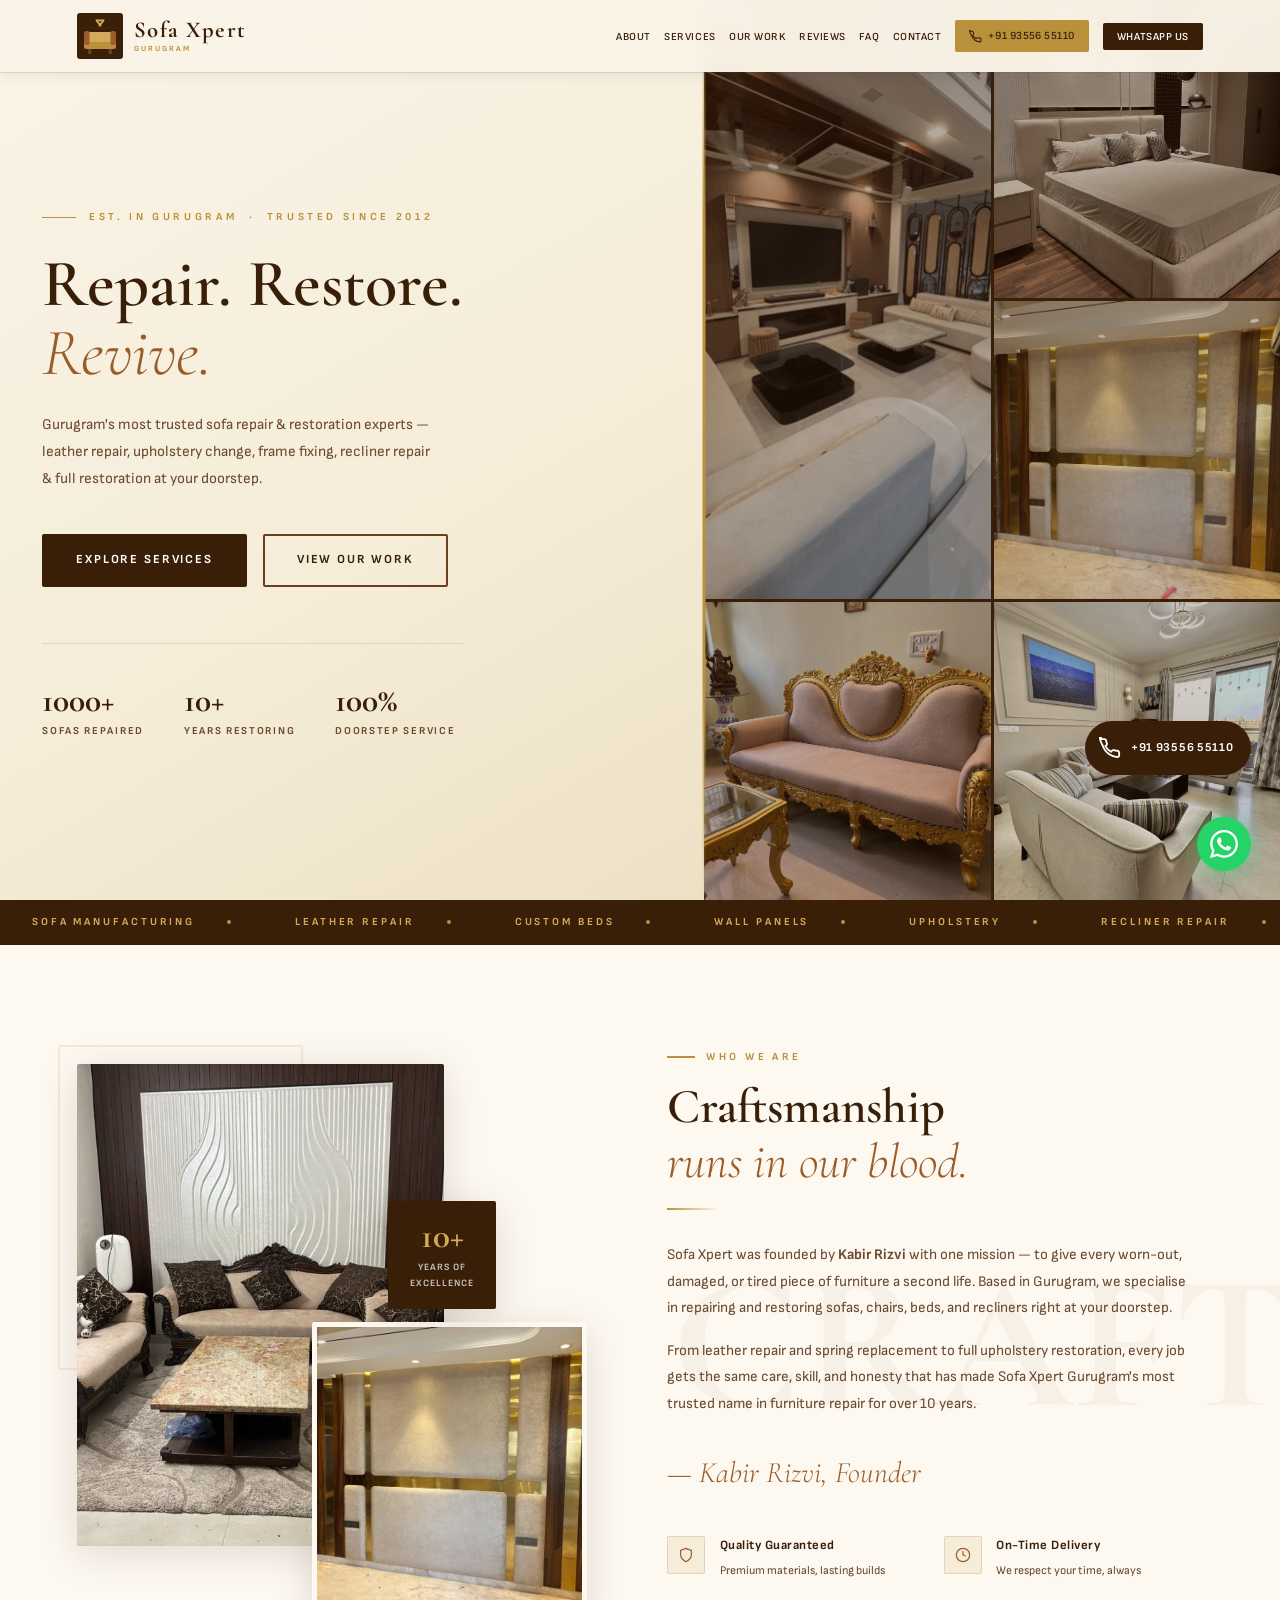
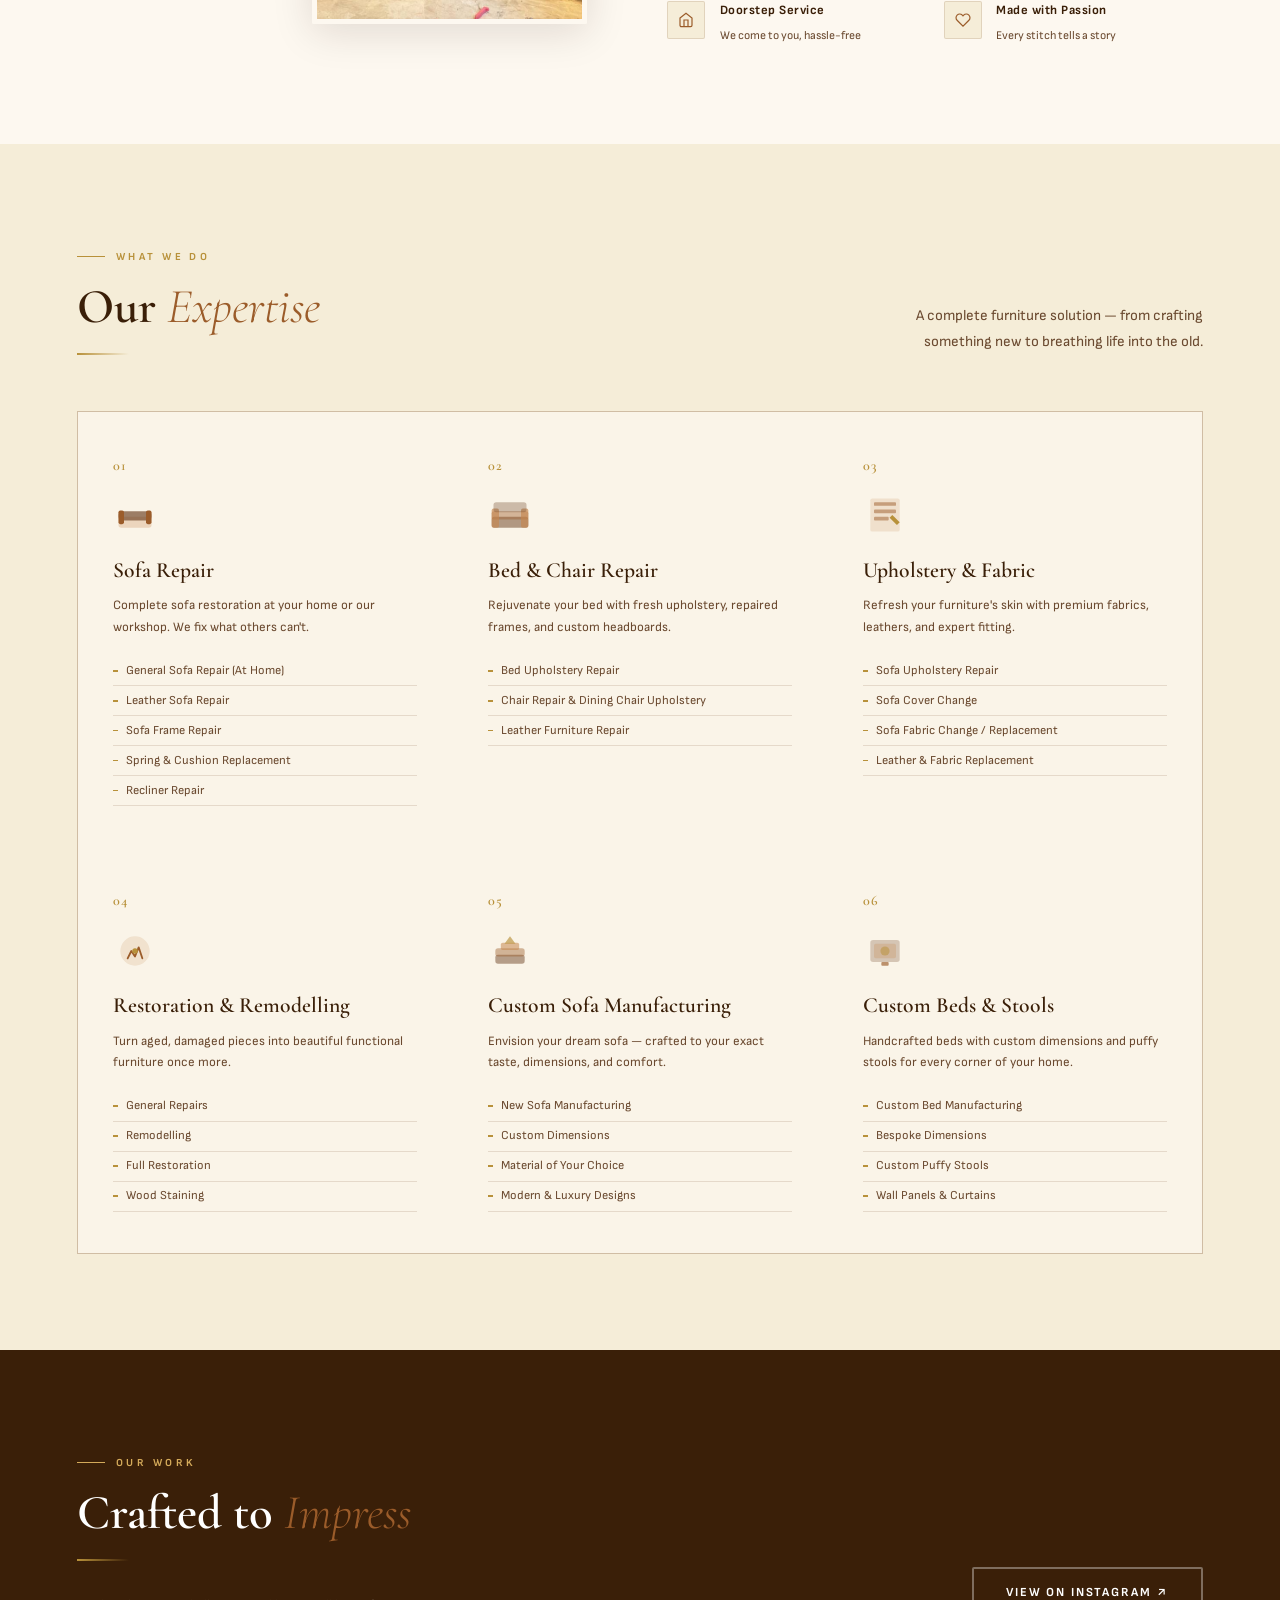
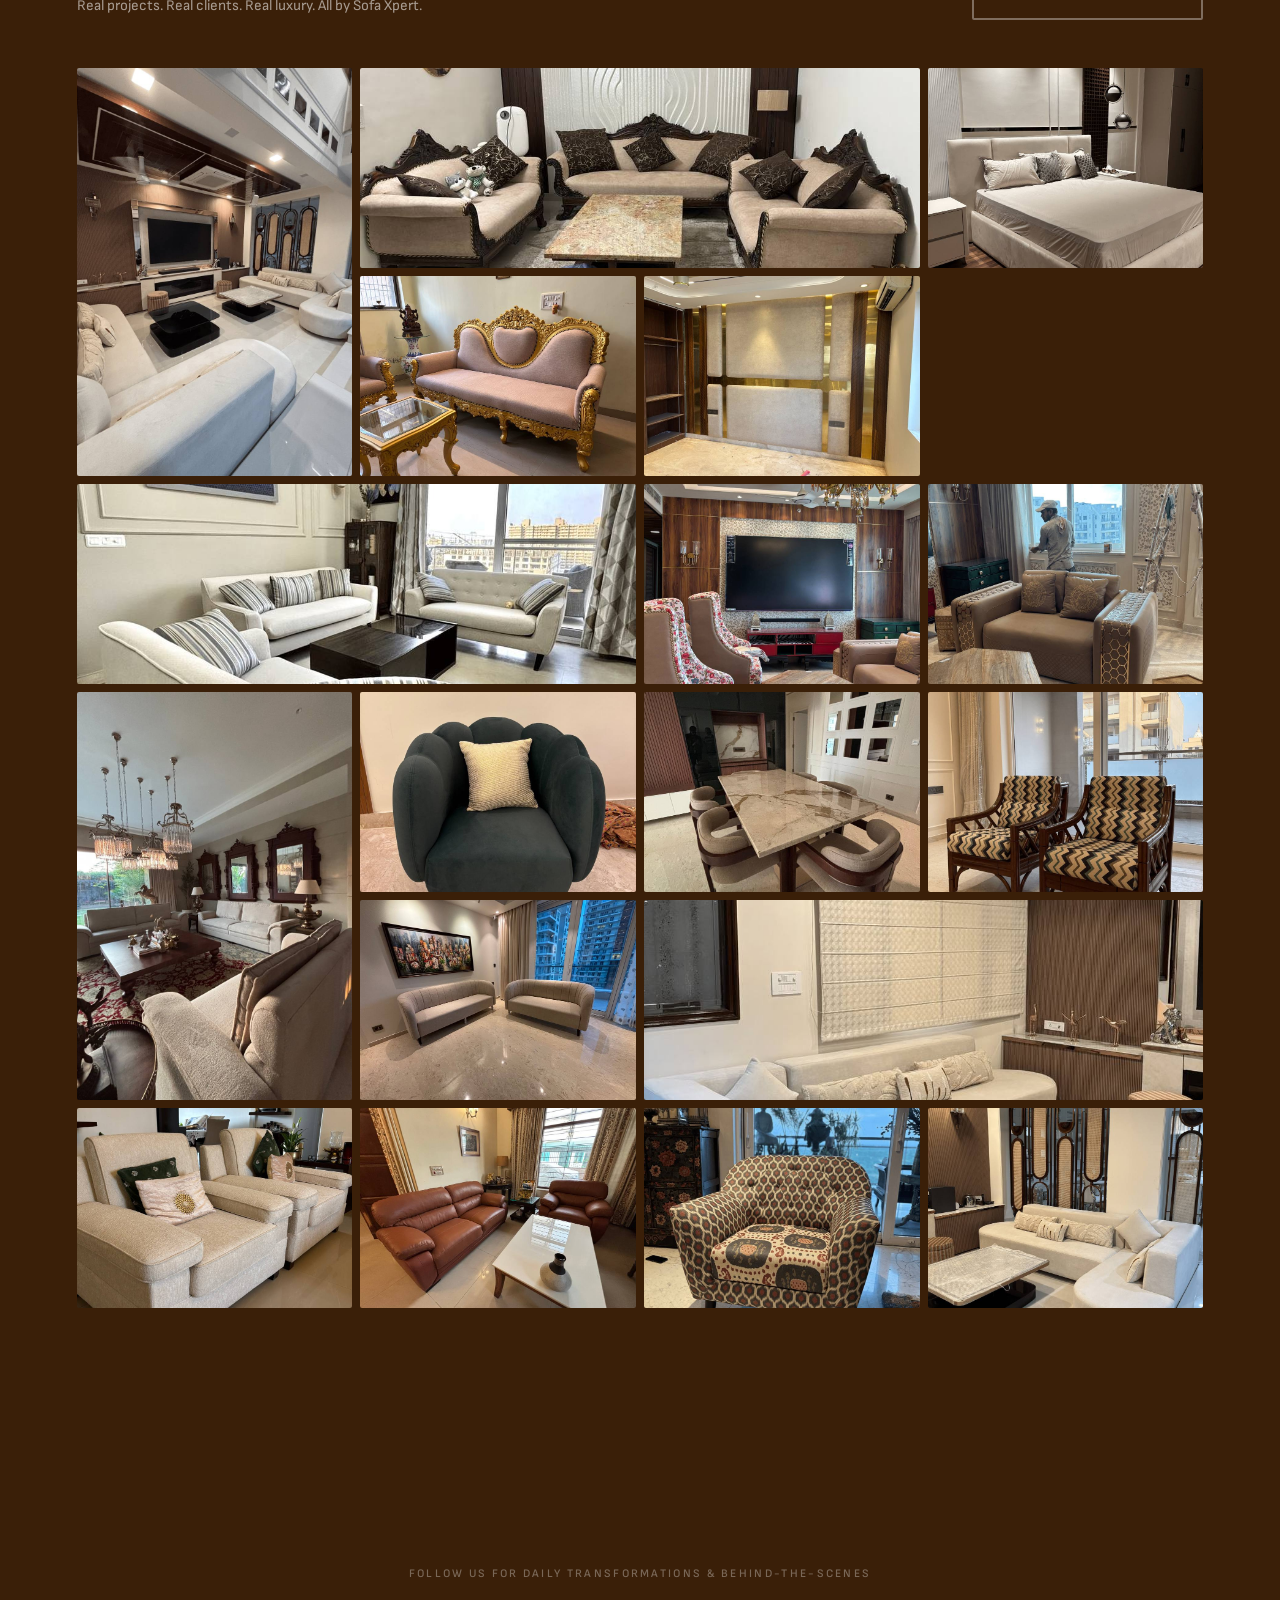
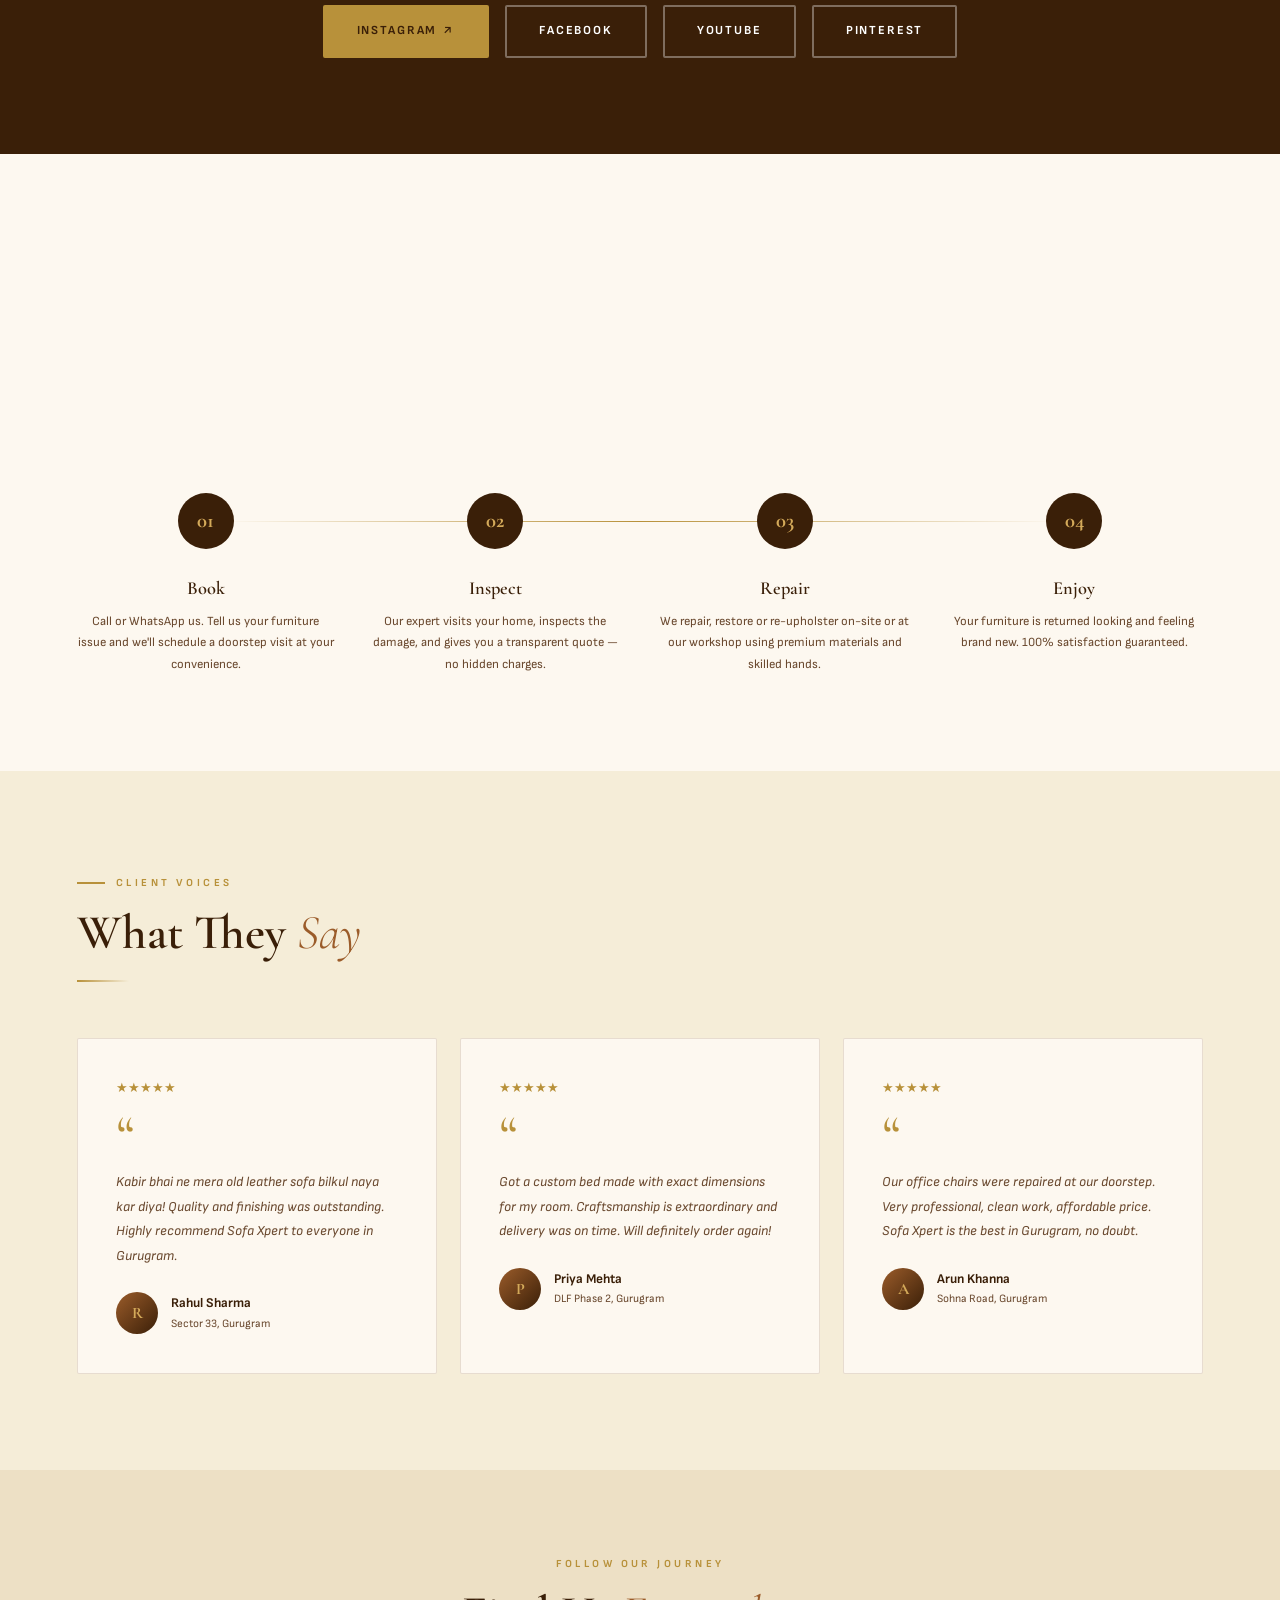
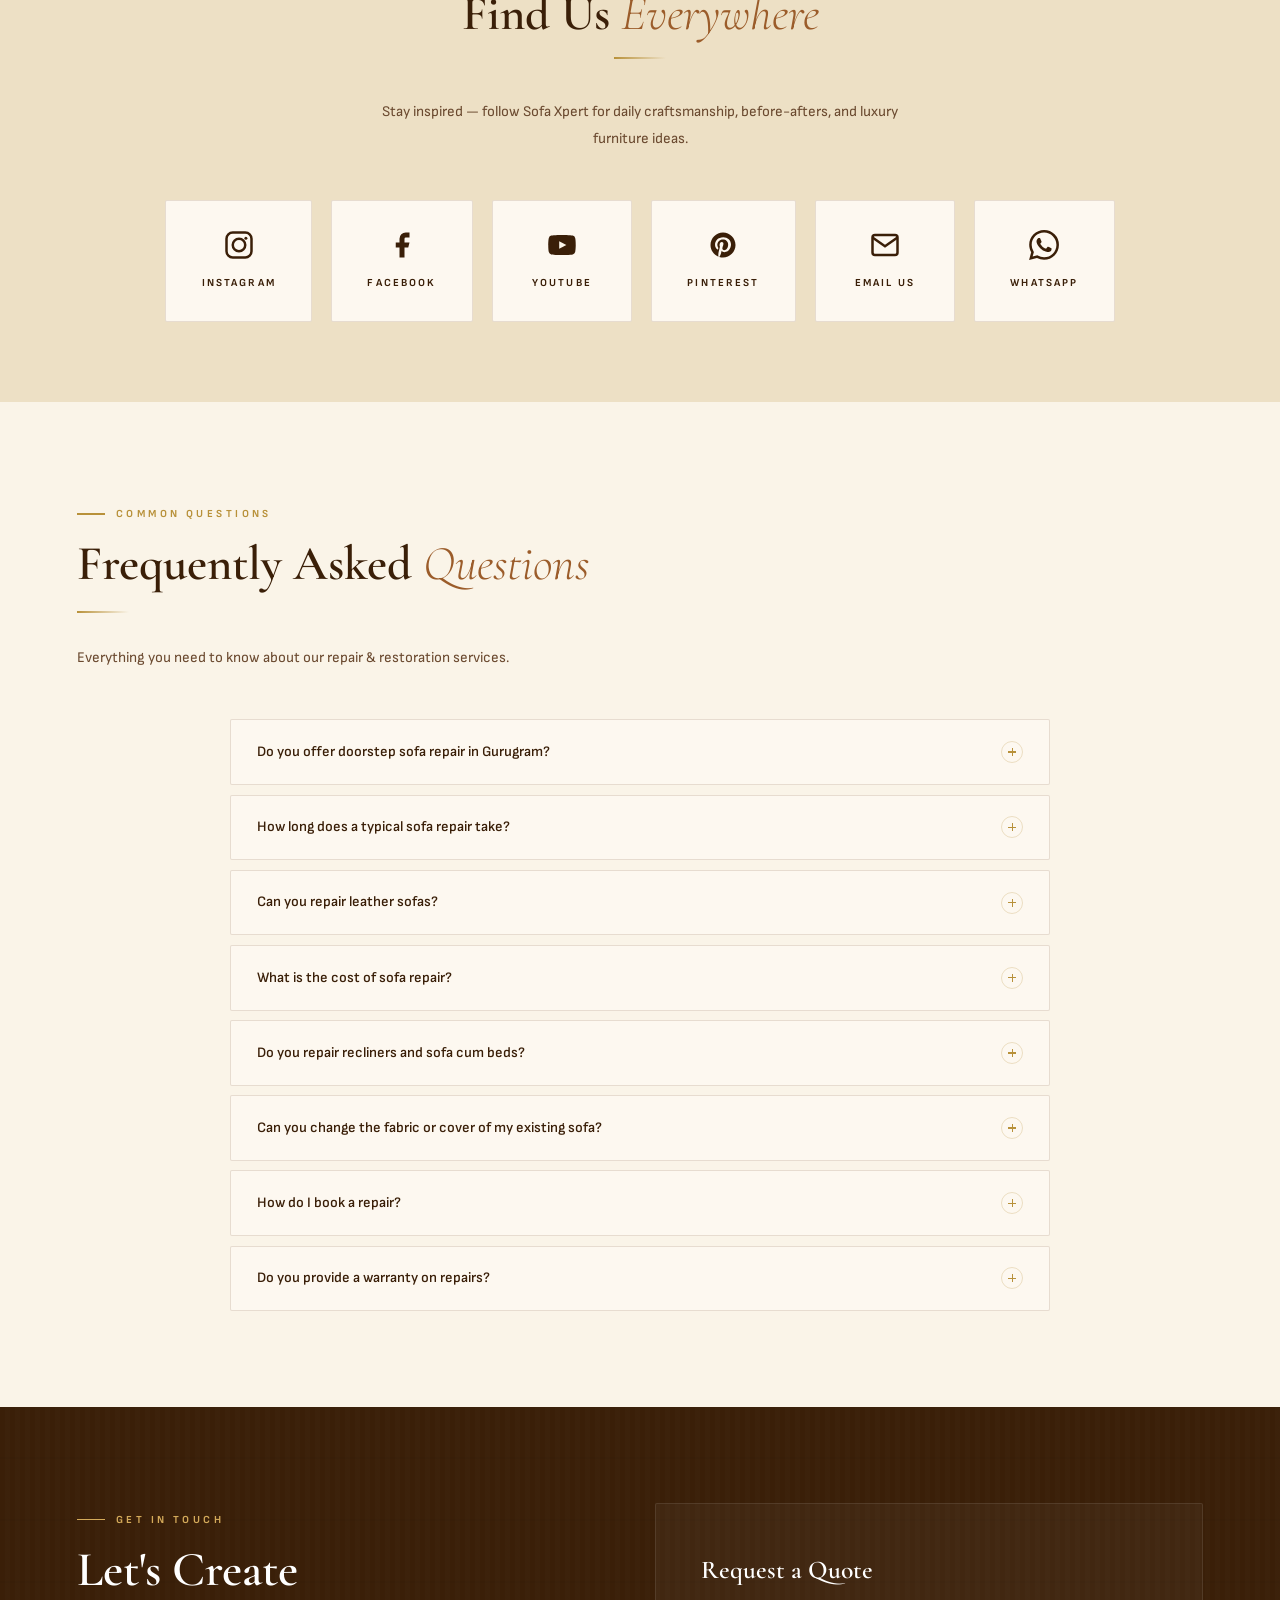
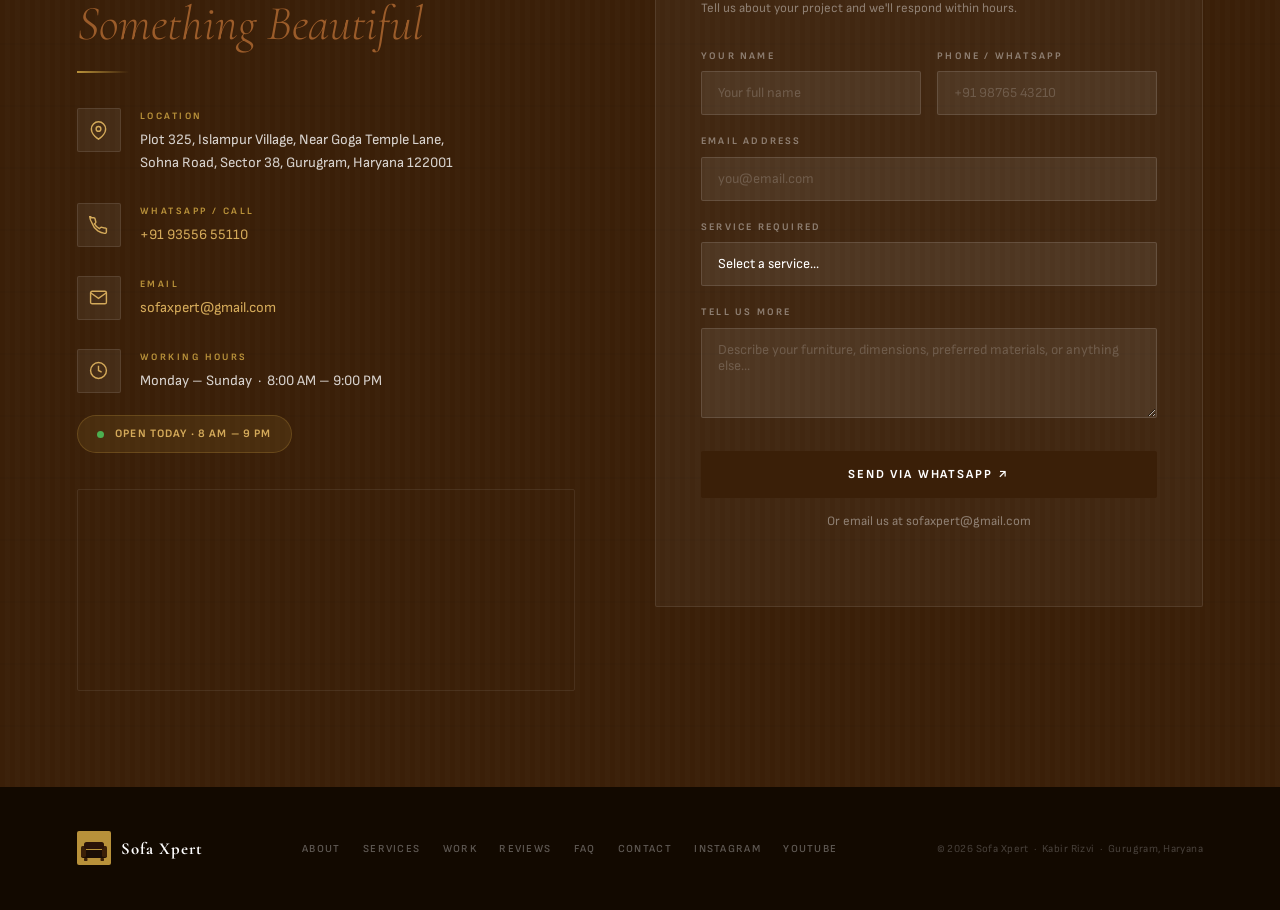
<file: index.html>
<!DOCTYPE html>
<html lang="en">
<head>
  <meta charset="UTF-8"/>
  <meta name="viewport" content="width=device-width, initial-scale=1.0"/>
  <title>Sofa Xpert | Expert Sofa Repair &amp; Restoration – Gurugram</title>
  <meta name="description" content="Sofa Xpert by Kabir Rizvi — Expert sofa repair, leather restoration, upholstery, recliner repair &amp; custom furniture at your doorstep in Gurugram, Haryana."/>
  <link rel="preconnect" href="https://fonts.googleapis.com"/>
  <link rel="preconnect" href="https://fonts.gstatic.com" crossorigin/>
  <link href="https://fonts.googleapis.com/css2?family=Cormorant+Garamond:ital,wght@0,300;0,400;0,600;0,700;1,300;1,400;1,600&family=Sofia+Sans:wght@300;400;500;600;700&display=swap" rel="stylesheet"/>

    <link rel="stylesheet" href="css/styles.css"/>
</head>
<body>

<!-- NAV -->
<nav id="nav">
  <a href="#" class="logo">
    <svg class="logo-icon" viewBox="0 0 46 46" fill="none" xmlns="http://www.w3.org/2000/svg">
      <rect width="46" height="46" rx="3" fill="#3A1F08"/>
      <!-- subtle grain lines -->
      <line x1="0" y1="15" x2="46" y2="15" stroke="rgba(184,145,58,.1)" stroke-width=".8"/>
      <line x1="0" y1="30" x2="46" y2="30" stroke="rgba(184,145,58,.1)" stroke-width=".8"/>
      <!-- Sofa seat -->
      <rect x="7" y="27" width="32" height="9" rx="2.5" fill="#B8913A"/>
      <!-- Sofa cushion back -->
      <rect x="10" y="19" width="26" height="10" rx="3" fill="#D4AA5A"/>
      <!-- Arms -->
      <rect x="7" y="18" width="5.5" height="14" rx="2" fill="#9B5C2A"/>
      <rect x="33.5" y="18" width="5.5" height="14" rx="2" fill="#9B5C2A"/>
      <!-- Legs -->
      <rect x="11" y="36" width="3.5" height="5" rx=".9" fill="#6B3E1F"/>
      <rect x="31.5" y="36" width="3.5" height="5" rx=".9" fill="#6B3E1F"/>
      <!-- X mark above -->
      <line x1="19.5" y1="7.5" x2="23.5" y2="12.5" stroke="#D4AA5A" stroke-width="2" stroke-linecap="round"/>
      <line x1="26.5" y1="7.5" x2="22.5" y2="12.5" stroke="#D4AA5A" stroke-width="2" stroke-linecap="round"/>
      <!-- Gold top bar -->
      <rect x="19" y="6.5" width="8" height="1.8" rx=".9" fill="#D4AA5A"/>
    </svg>
    <div class="logo-wm">
      <span class="logo-name">Sofa Xpert</span>
      <span class="logo-tag">Gurugram</span>
    </div>
  </a>

  <ul class="nav-ul">
    <li><a href="#about">About</a></li>
    <li><a href="#services">Services</a></li>
    <li><a href="#gallery">Our Work</a></li>
    <li><a href="#testi">Reviews</a></li>
    <li><a href="#faq">FAQ</a></li>
    <li><a href="#contact">Contact</a></li>
    <li><a href="tel:+919355655110" class="nav-cta nav-call"><svg viewBox="0 0 24 24" fill="none" stroke="currentColor" stroke-width="2" stroke-linecap="round" stroke-linejoin="round" style="width:13px;height:13px;flex-shrink:0"><path d="M22 16.92v3a2 2 0 01-2.18 2 19.79 19.79 0 01-8.63-3.07A19.5 19.5 0 013.86 9.06a19.79 19.79 0 01-3.07-8.63A2 2 0 012.8 2.27h3a2 2 0 012 1.72c.127.96.361 1.903.7 2.81a2 2 0 01-.45 2.11L6.91 9.94a16 16 0 006.15 6.15l1.23-1.23a2 2 0 012.11-.45c.907.339 1.85.573 2.81.7A2 2 0 0121.91 17z"/></svg>+91 93556 55110</a></li>
    <li><a href="https://wa.me/919355655110" target="_blank" class="nav-cta">WhatsApp Us</a></li>
  </ul>
  <button class="hbg" id="hbgBtn" aria-label="Menu">
    <span></span><span></span><span></span>
  </button>
</nav>

<!-- Mobile Nav -->
<div class="mob" id="mobNav">
  <button class="mob-x" id="mobX">✕</button>
  <a href="#about"    onclick="cM()">About</a>
  <a href="#services" onclick="cM()">Services</a>
  <a href="#gallery"  onclick="cM()">Our Work</a>
  <a href="#testi"    onclick="cM()">Reviews</a>
  <a href="#faq"      onclick="cM()">FAQ</a>
  <a href="#contact"  onclick="cM()">Contact</a>
  <a href="https://wa.me/919355655110" target="_blank" style="color:var(--gold)">WhatsApp ↗</a>
</div>

<!-- HERO -->
<section id="hero">
  <div class="h-left">
    <div class="h-content">
      <p class="h-ey">Est. in Gurugram &nbsp;·&nbsp; Trusted Since 2012</p>
      <h1 class="h-hdg">Repair. Restore.<br/><em>Revive.</em></h1>
      <p class="h-sub">Gurugram's most trusted sofa repair &amp; restoration experts — leather repair, upholstery change, frame fixing, recliner repair &amp; full restoration at your doorstep.</p>
      <div class="h-btns">
        <a href="#services" class="btn btn-dark"><span>Explore Services</span></a>
        <a href="#gallery"  class="btn btn-ghost">View Our Work</a>
      </div>
      <div class="h-stats">
        <div><div class="sn">1000+</div><div class="sl">Sofas Repaired</div></div>
        <div><div class="sn">10+</div><div class="sl">Years Restoring</div></div>
        <div><div class="sn">100%</div><div class="sl">Doorstep Service</div></div>
      </div>
    </div>
  </div>

  <div class="h-right">
    <div class="h-grid">
      <div class="hg"><img src="images/img-01.jpg" alt="luxury living room"/></div>
      <div class="hg"><img src="images/img-02.jpg" alt="custom luxury bed"/></div>
      <div class="hg"><img src="images/img-03.jpg" alt="wall panels"/></div>
      <div class="hg"><img src="images/img-04.jpg" alt="gold baroque sofa"/></div>
      <div class="hg"><img src="images/img-05.jpg" alt="modern sofas"/></div>
    </div>
    <div class="h-ov"></div>
  </div>
  <div class="h-gbar"></div>
</section>

<!-- MARQUEE -->
<div class="mq">
  <div class="mq-t">
    <span class="mi">Sofa Manufacturing <span class="md"></span></span>
    <span class="mi">Leather Repair <span class="md"></span></span>
    <span class="mi">Custom Beds <span class="md"></span></span>
    <span class="mi">Wall Panels <span class="md"></span></span>
    <span class="mi">Upholstery <span class="md"></span></span>
    <span class="mi">Recliner Repair <span class="md"></span></span>
    <span class="mi">Frame Repair <span class="md"></span></span>
    <span class="mi">Spring Replacement <span class="md"></span></span>
    <span class="mi">Fabric Change <span class="md"></span></span>
    <span class="mi">Restoration <span class="md"></span></span>
    <span class="mi">Remodelling <span class="md"></span></span>
    <span class="mi">Custom Stools <span class="md"></span></span>
    <span class="mi">Sofa Manufacturing <span class="md"></span></span>
    <span class="mi">Leather Repair <span class="md"></span></span>
    <span class="mi">Custom Beds <span class="md"></span></span>
    <span class="mi">Wall Panels <span class="md"></span></span>
    <span class="mi">Upholstery <span class="md"></span></span>
    <span class="mi">Recliner Repair <span class="md"></span></span>
    <span class="mi">Frame Repair <span class="md"></span></span>
    <span class="mi">Spring Replacement <span class="md"></span></span>
    <span class="mi">Fabric Change <span class="md"></span></span>
    <span class="mi">Restoration <span class="md"></span></span>
    <span class="mi">Remodelling <span class="md"></span></span>
    <span class="mi">Custom Stools <span class="md"></span></span>
  </div>
</div>

<!-- ABOUT -->
<section id="about">
  <div class="ab-g">
    <div class="ab-ph rv">
      <div class="ap-fr"></div>
      <div class="ap-m"><img src="images/img-06.jpg" alt="Kabir Rizvi's craftsmanship — luxury sofa set"/></div>
      <div class="ap-a"><img src="images/img-07.jpg" alt="wall panel detail"/></div>
      <div class="ap-b">
        <div class="ap-bn">10+</div>
        <div class="ap-bt">Years of<br/>Excellence</div>
      </div>
    </div>
    <div class="rv">
      <p class="tag">Who We Are</p>
      <h2 class="hdg">Craftsmanship<br/><em>runs in our blood.</em></h2>
      <div class="bar"></div>
      <p class="sub">Sofa Xpert was founded by <strong>Kabir Rizvi</strong> with one mission — to give every worn-out, damaged, or tired piece of furniture a second life. Based in Gurugram, we specialise in repairing and restoring sofas, chairs, beds, and recliners right at your doorstep.</p>
      <p class="sub" style="margin-top:1rem">From leather repair and spring replacement to full upholstery restoration, every job gets the same care, skill, and honesty that has made Sofa Xpert Gurugram's most trusted name in furniture repair for over 10 years.</p>
      <p class="ab-sig">— Kabir Rizvi, Founder</p>
      <div class="feats">
        <div class="feat">
          <div class="fic"><svg viewBox="0 0 24 24"><path d="M12 22s8-4 8-10V5l-8-3-8 3v7c0 6 8 10 8 10z"/></svg></div>
          <div class="fb"><strong>Quality Guaranteed</strong><span>Premium materials, lasting builds</span></div>
        </div>
        <div class="feat">
          <div class="fic"><svg viewBox="0 0 24 24"><circle cx="12" cy="12" r="10"/><polyline points="12 6 12 12 16 14"/></svg></div>
          <div class="fb"><strong>On-Time Delivery</strong><span>We respect your time, always</span></div>
        </div>
        <div class="feat">
          <div class="fic"><svg viewBox="0 0 24 24"><path d="M3 9l9-7 9 7v11a2 2 0 01-2 2H5a2 2 0 01-2-2z"/><polyline points="9 22 9 12 15 12 15 22"/></svg></div>
          <div class="fb"><strong>Doorstep Service</strong><span>We come to you, hassle-free</span></div>
        </div>
        <div class="feat">
          <div class="fic"><svg viewBox="0 0 24 24"><path d="M20.84 4.61a5.5 5.5 0 00-7.78 0L12 5.67l-1.06-1.06a5.5 5.5 0 00-7.78 7.78l1.06 1.06L12 21.23l7.78-7.78 1.06-1.06a5.5 5.5 0 000-7.78z"/></svg></div>
          <div class="fb"><strong>Made with Passion</strong><span>Every stitch tells a story</span></div>
        </div>
      </div>
    </div>
  </div>
</section>

<!-- SERVICES -->
<section id="services">
  <div class="svc-h">
    <div class="rv">
      <p class="tag">What We Do</p>
      <h2 class="hdg">Our <em>Expertise</em></h2>
      <div class="bar" style="margin-bottom:0"></div>
    </div>
    <p class="sub rv" style="text-align:right;max-width:300px">A complete furniture solution — from crafting something new to breathing life into the old.</p>
  </div>
  <div class="svc-g">
    <div class="sc rv">
      <div class="sc-n">01</div>
      <div class="sc-ico"><svg viewBox="0 0 48 48" fill="none"><rect x="6" y="26" width="36" height="12" rx="3" fill="#C4864E" opacity=".28"/><rect x="6" y="20" width="36" height="10" rx="4" fill="#6B3E1F" opacity=".65"/><rect x="6" y="19" width="6" height="15" rx="2" fill="#9B5C2A"/><rect x="36" y="19" width="6" height="15" rx="2" fill="#9B5C2A"/></svg></div>
      <h3 class="sc-t">Sofa Repair</h3>
      <p class="sc-d">Complete sofa restoration at your home or our workshop. We fix what others can't.</p>
      <ul class="sc-l"><li>General Sofa Repair (At Home)</li><li>Leather Sofa Repair</li><li>Sofa Frame Repair</li><li>Spring &amp; Cushion Replacement</li><li>Recliner Repair</li></ul>
    </div>
    <div class="sc rv">
      <div class="sc-n">02</div>
      <div class="sc-ico"><svg viewBox="0 0 48 48" fill="none"><rect x="4" y="26" width="40" height="12" rx="3" fill="#6B3E1F" opacity=".5"/><rect x="4" y="20" width="40" height="9" rx="2" fill="#9B5C2A" opacity=".42"/><rect x="4" y="17" width="8" height="21" rx="2" fill="#C4864E" opacity=".65"/><rect x="36" y="17" width="8" height="21" rx="2" fill="#C4864E" opacity=".65"/><rect x="6" y="10" width="36" height="11" rx="3" fill="#6B3E1F" opacity=".32"/></svg></div>
      <h3 class="sc-t">Bed &amp; Chair Repair</h3>
      <p class="sc-d">Rejuvenate your bed with fresh upholstery, repaired frames, and custom headboards.</p>
      <ul class="sc-l"><li>Bed Upholstery Repair</li><li>Chair Repair &amp; Dining Chair Upholstery</li><li>Leather Furniture Repair</li></ul>
    </div>
    <div class="sc rv">
      <div class="sc-n">03</div>
      <div class="sc-ico"><svg viewBox="0 0 48 48" fill="none"><rect x="8" y="6" width="32" height="36" rx="2" fill="#C4864E" opacity=".18"/><rect x="12" y="10" width="24" height="4" rx="1" fill="#9B5C2A" opacity=".5"/><rect x="12" y="18" width="24" height="4" rx="1" fill="#9B5C2A" opacity=".5"/><rect x="12" y="26" width="16" height="4" rx="1" fill="#9B5C2A" opacity=".5"/><path d="M32 24l8 8-3 3-8-8" fill="#B8913A"/></svg></div>
      <h3 class="sc-t">Upholstery &amp; Fabric</h3>
      <p class="sc-d">Refresh your furniture's skin with premium fabrics, leathers, and expert fitting.</p>
      <ul class="sc-l"><li>Sofa Upholstery Repair</li><li>Sofa Cover Change</li><li>Sofa Fabric Change / Replacement</li><li>Leather &amp; Fabric Replacement</li></ul>
    </div>
    <div class="sc rv">
      <div class="sc-n">04</div>
      <div class="sc-ico"><svg viewBox="0 0 48 48" fill="none"><circle cx="24" cy="24" r="16" fill="#C4864E" opacity=".17"/><path d="M16 32l4-8 4 6 4-10 4 12" stroke="#9B5C2A" stroke-width="2" stroke-linecap="round" stroke-linejoin="round"/><circle cx="24" cy="24" r="3" fill="#B8913A"/></svg></div>
      <h3 class="sc-t">Restoration &amp; Remodelling</h3>
      <p class="sc-d">Turn aged, damaged pieces into beautiful functional furniture once more.</p>
      <ul class="sc-l"><li>General Repairs</li><li>Remodelling</li><li>Full Restoration</li><li>Wood Staining</li></ul>
    </div>
    <div class="sc rv">
      <div class="sc-n">05</div>
      <div class="sc-ico"><svg viewBox="0 0 48 48" fill="none"><rect x="8" y="28" width="32" height="10" rx="3" fill="#6B3E1F" opacity=".48"/><rect x="8" y="21" width="32" height="9" rx="3" fill="#9B5C2A" opacity=".43"/><rect x="14" y="15" width="20" height="8" rx="2" fill="#C4864E" opacity=".55"/><path d="M24 8l6 8H18l6-8z" fill="#B8913A" opacity=".65"/></svg></div>
      <h3 class="sc-t">Custom Sofa Manufacturing</h3>
      <p class="sc-d">Envision your dream sofa — crafted to your exact taste, dimensions, and comfort.</p>
      <ul class="sc-l"><li>New Sofa Manufacturing</li><li>Custom Dimensions</li><li>Material of Your Choice</li><li>Modern &amp; Luxury Designs</li></ul>
    </div>
    <div class="sc rv">
      <div class="sc-n">06</div>
      <div class="sc-ico"><svg viewBox="0 0 48 48" fill="none"><rect x="8" y="12" width="32" height="24" rx="3" fill="#6B3E1F" opacity=".26"/><rect x="12" y="16" width="24" height="16" rx="2" fill="#C4864E" opacity=".26"/><rect x="20" y="36" width="8" height="4" rx="1" fill="#9B5C2A" opacity=".65"/><circle cx="24" cy="24" r="5" fill="#B8913A" opacity=".52"/></svg></div>
      <h3 class="sc-t">Custom Beds &amp; Stools</h3>
      <p class="sc-d">Handcrafted beds with custom dimensions and puffy stools for every corner of your home.</p>
      <ul class="sc-l"><li>Custom Bed Manufacturing</li><li>Bespoke Dimensions</li><li>Custom Puffy Stools</li><li>Wall Panels &amp; Curtains</li></ul>
    </div>
  </div>
</section>

<!-- GALLERY — ALL 20 REAL PHOTOS -->
<section id="gallery">
  <div class="gal-h">
    <div class="rv">
      <p class="tag">Our Work</p>
      <h2 class="hdg">Crafted to <em>Impress</em></h2>
      <div class="bar"></div>
      <p class="sub">Real projects. Real clients. Real luxury. All by Sofa Xpert.</p>
    </div>
    <a href="https://www.instagram.com/sofaxpert/" target="_blank" class="btn btn-gl rv">View on Instagram ↗</a>
  </div>

  <div class="gal-g">
    <!-- row 1 -->
    <div class="gi t2 rv"><img src="images/img-08.jpg" alt="Large luxury living room"/><div class="gi-ov"><span>Luxury Living Room</span></div></div>
    <div class="gi c2 rv"><img src="images/img-09.jpg" alt="Royal carved sofa set"/><div class="gi-ov"><span>Royal Carved Sofa</span></div></div>
    <div class="gi rv"><img src="images/img-10.jpg" alt="Custom luxury bed"/><div class="gi-ov"><span>Custom Luxury Bed</span></div></div>
    <!-- row 2 (completing row 1 tall) -->
    <div class="gi rv"><img src="images/img-11.jpg" alt="Gold baroque sofa"/><div class="gi-ov"><span>Gold Baroque Sofa</span></div></div>
    <div class="gi rv"><img src="images/img-12.jpg" alt="Wall panels"/><div class="gi-ov"><span>Luxury Wall Panels</span></div></div>
    <!-- row 3 -->
    <div class="gi c2 rv"><img src="images/img-13.jpg" alt="Modern white sofa set"/><div class="gi-ov"><span>Modern Sofa Set</span></div></div>
    <div class="gi rv"><img src="images/img-14.jpg" alt="Chandelier living room"/><div class="gi-ov"><span>Statement Living Room</span></div></div>
    <div class="gi rv"><img src="images/img-15.jpg" alt="Leather honeycomb sofa"/><div class="gi-ov"><span>Leather Honeycomb Sofa</span></div></div>
    <!-- row 4 -->
    <div class="gi t2 rv"><img src="images/img-16.jpg" alt="Grand formal living room"/><div class="gi-ov"><span>Grand Formal Room</span></div></div>
    <div class="gi rv"><img src="images/img-17.jpg" alt="Green scalloped chair"/><div class="gi-ov"><span>Scalloped Accent Chair</span></div></div>
    <div class="gi rv"><img src="images/img-18.jpg" alt="Marble dining table"/><div class="gi-ov"><span>Marble Dining Set</span></div></div>
    <!-- row 5 (completing tall) -->
    <div class="gi rv"><img src="images/img-19.jpg" alt="Rattan zigzag chairs"/><div class="gi-ov"><span>Rattan Zigzag Chairs</span></div></div>
    <div class="gi rv"><img src="images/img-20.jpg" alt="Curved loveseat pair"/><div class="gi-ov"><span>Curved Loveseat Pair</span></div></div>
    <!-- row 6 -->
    <div class="gi c2 rv"><img src="images/img-21.jpg" alt="Modern L shape sofa"/><div class="gi-ov"><span>Modern L-Shape Sofa</span></div></div>
    <div class="gi rv"><img src="images/img-22.jpg" alt="Beige wing chairs"/><div class="gi-ov"><span>Custom Wing Chairs</span></div></div>
    <div class="gi rv"><img src="images/img-23.jpg" alt="Brown leather sofa"/><div class="gi-ov"><span>Leather Sofa Set</span></div></div>
    <!-- row 7 -->
    <div class="gi rv"><img src="images/img-24.jpg" alt="Ikat upholstered chair"/><div class="gi-ov"><span>Ikat Fabric Chair</span></div></div>
    <div class="gi rv"><img src="images/img-25.jpg" alt="Curved chaise sofa"/><div class="gi-ov"><span>Curved Chaise Sofa</span></div></div>
    <div class="gi rv"><img src="images/img-26.jpg" alt="Wooden frame sofa"/><div class="gi-ov"><span>Wood Frame Sofa</span></div></div>
    <div class="gi rv"><img src="images/img-27.jpg" alt="Classic sofa set"/><div class="gi-ov"><span>Classic Sofa Set</span></div></div>
  </div>

  <div class="gal-ft">
    <p>Follow us for daily transformations &amp; behind-the-scenes</p>
    <div class="gal-ft-r">
      <a href="https://www.instagram.com/sofaxpert/" target="_blank" class="btn btn-gold">Instagram ↗</a>
      <a href="https://www.facebook.com/people/Sofa-Xpert/61556579910052/" target="_blank" class="btn btn-gl">Facebook</a>
      <a href="https://www.youtube.com/@SofaXpert" target="_blank" class="btn btn-gl">YouTube</a>
      <a href="https://in.pinterest.com/sofaxpert/" target="_blank" class="btn btn-gl">Pinterest</a>
    </div>
  </div>
</section>

<!-- PROCESS -->
<section id="process">
  <div class="proc-h rv">
    <p class="tag">How It Works</p>
    <h2 class="hdg">Simple <em>Process</em></h2>
    <div class="bar"></div>
    <p class="sub" style="margin:0 auto">From the first conversation to final delivery — we make it seamless.</p>
  </div>
  <div class="steps">
    <div class="step rv"><div class="stn">01</div><h3 class="stt">Book</h3><p class="std">Call or WhatsApp us. Tell us your furniture issue and we'll schedule a doorstep visit at your convenience.</p></div>
    <div class="step rv"><div class="stn">02</div><h3 class="stt">Inspect</h3><p class="std">Our expert visits your home, inspects the damage, and gives you a transparent quote — no hidden charges.</p></div>
    <div class="step rv"><div class="stn">03</div><h3 class="stt">Repair</h3><p class="std">We repair, restore or re-upholster on-site or at our workshop using premium materials and skilled hands.</p></div>
    <div class="step rv"><div class="stn">04</div><h3 class="stt">Enjoy</h3><p class="std">Your furniture is returned looking and feeling brand new. 100% satisfaction guaranteed.</p></div>
  </div>
</section>

<!-- TESTIMONIALS -->
<section id="testi">
  <div class="rv">
    <p class="tag">Client Voices</p>
    <h2 class="hdg">What They <em>Say</em></h2>
    <div class="bar"></div>
  </div>
  <div class="tc-g">
    <div class="tc rv">
      <div class="tc-st">★★★★★</div>
      <div class="tc-q">&ldquo;</div>
      <p class="tc-tx">Kabir bhai ne mera old leather sofa bilkul naya kar diya! Quality and finishing was outstanding. Highly recommend Sofa Xpert to everyone in Gurugram.</p>
      <div class="tc-au"><div class="tc-av">R</div><div><div class="tc-nm">Rahul Sharma</div><div class="tc-lc">Sector 33, Gurugram</div></div></div>
    </div>
    <div class="tc rv">
      <div class="tc-st">★★★★★</div>
      <div class="tc-q">&ldquo;</div>
      <p class="tc-tx">Got a custom bed made with exact dimensions for my room. Craftsmanship is extraordinary and delivery was on time. Will definitely order again!</p>
      <div class="tc-au"><div class="tc-av">P</div><div><div class="tc-nm">Priya Mehta</div><div class="tc-lc">DLF Phase 2, Gurugram</div></div></div>
    </div>
    <div class="tc rv">
      <div class="tc-st">★★★★★</div>
      <div class="tc-q">&ldquo;</div>
      <p class="tc-tx">Our office chairs were repaired at our doorstep. Very professional, clean work, affordable price. Sofa Xpert is the best in Gurugram, no doubt.</p>
      <div class="tc-au"><div class="tc-av">A</div><div><div class="tc-nm">Arun Khanna</div><div class="tc-lc">Sohna Road, Gurugram</div></div></div>
    </div>
  </div>
</section>

<!-- SOCIAL -->
<section id="social">
  <p class="tag">Follow Our Journey</p>
  <h2 class="hdg">Find Us <em>Everywhere</em></h2>
  <div class="bar"></div>
  <p class="sub">Stay inspired — follow Sofa Xpert for daily craftsmanship, before-afters, and luxury furniture ideas.</p>
  <div class="soc-r">
    <a href="https://www.instagram.com/sofaxpert/" target="_blank" class="s-c rv">
      <svg viewBox="0 0 24 24" fill="none" stroke="var(--wood-dk)" stroke-width="2"><rect x="2" y="2" width="20" height="20" rx="5"/><circle cx="12" cy="12" r="5"/><circle cx="17.5" cy="6.5" r="1.2" fill="var(--wood-dk)" stroke="none"/></svg>
      <span>Instagram</span>
    </a>
    <a href="https://www.facebook.com/people/Sofa-Xpert/61556579910052/" target="_blank" class="s-c rv">
      <svg viewBox="0 0 24 24" fill="var(--wood-dk)"><path d="M18 2h-3a5 5 0 00-5 5v3H7v4h3v8h4v-8h3l1-4h-4V7a1 1 0 011-1h3z"/></svg>
      <span>Facebook</span>
    </a>
    <a href="https://www.youtube.com/@SofaXpert" target="_blank" class="s-c rv">
      <svg viewBox="0 0 24 24" fill="var(--wood-dk)"><path d="M22.54 6.42a2.78 2.78 0 00-1.95-1.95C18.88 4 12 4 12 4s-6.88 0-8.59.47a2.78 2.78 0 00-1.95 1.95C1 8.12 1 12 1 12s0 3.88.46 5.58a2.78 2.78 0 001.95 1.95C5.12 20 12 20 12 20s6.88 0 8.59-.47a2.78 2.78 0 001.95-1.95C23 15.88 23 12 23 12s0-3.88-.46-5.58z"/><polygon points="9.75 15.02 15.5 12 9.75 8.98 9.75 15.02" fill="#FBF5E9"/></svg>
      <span>YouTube</span>
    </a>
    <a href="https://in.pinterest.com/sofaxpert/" target="_blank" class="s-c rv">
      <svg viewBox="0 0 24 24" fill="var(--wood-dk)"><path d="M12 2C6.477 2 2 6.477 2 12c0 4.236 2.636 7.855 6.356 9.312-.088-.791-.167-2.005.035-2.868.181-.78 1.172-4.97 1.172-4.97s-.299-.598-.299-1.482c0-1.388.806-2.428 1.808-2.428.853 0 1.267.641 1.267 1.408 0 .858-.546 2.14-.828 3.33-.236.995.499 1.806 1.476 1.806 1.77 0 3.132-1.866 3.132-4.558 0-2.384-1.714-4.048-4.161-4.048-2.834 0-4.498 2.126-4.498 4.323 0 .856.33 1.775.741 2.277.082.099.094.186.07.286l-.276 1.125c-.044.183-.147.222-.338.134-1.249-.581-2.03-2.407-2.03-3.874 0-3.154 2.292-6.052 6.608-6.052 3.469 0 6.165 2.473 6.165 5.776 0 3.447-2.173 6.22-5.19 6.22-1.013 0-1.966-.527-2.292-1.148l-.623 2.378c-.226.869-.835 1.958-1.244 2.621.937.29 1.931.446 2.962.446 5.523 0 10-4.477 10-10S17.523 2 12 2z"/></svg>
      <span>Pinterest</span>
    </a>
    <a href="mailto:sofaxpert@gmail.com" class="s-c rv">
      <svg viewBox="0 0 24 24" fill="none" stroke="var(--wood-dk)" stroke-width="2"><path d="M4 4h16c1.1 0 2 .9 2 2v12c0 1.1-.9 2-2 2H4c-1.1 0-2-.9-2-2V6c0-1.1.9-2 2-2z"/><polyline points="22,6 12,13 2,6"/></svg>
      <span>Email Us</span>
    </a>
    <a href="https://wa.me/919355655110" target="_blank" class="s-c rv">
      <svg viewBox="0 0 24 24" fill="var(--wood-dk)"><path d="M17.472 14.382c-.297-.149-1.758-.867-2.03-.967-.273-.099-.471-.148-.67.15-.197.297-.767.966-.94 1.164-.173.199-.347.223-.644.075-.297-.15-1.255-.463-2.39-1.475-.883-.788-1.48-1.761-1.653-2.059-.173-.297-.018-.458.13-.606.134-.133.298-.347.446-.52.149-.174.198-.298.298-.497.099-.198.05-.371-.025-.52-.075-.149-.669-1.612-.916-2.207-.242-.579-.487-.5-.669-.51-.173-.008-.371-.01-.57-.01-.198 0-.52.074-.792.372-.272.297-1.04 1.016-1.04 2.479 0 1.462 1.065 2.875 1.213 3.074.149.198 2.096 3.2 5.077 4.487.709.306 1.262.489 1.694.625.712.227 1.36.195 1.871.118.571-.085 1.758-.719 2.006-1.413.248-.694.248-1.289.173-1.413-.074-.124-.272-.198-.57-.347m-5.421 7.403h-.004a9.87 9.87 0 01-5.031-1.378l-.361-.214-3.741.982.998-3.648-.235-.374a9.86 9.86 0 01-1.51-5.26c.001-5.45 4.436-9.884 9.888-9.884 2.64 0 5.122 1.03 6.988 2.898a9.825 9.825 0 012.893 6.994c-.003 5.45-4.437 9.884-9.885 9.884m8.413-18.297A11.815 11.815 0 0012.05 0C5.495 0 .16 5.335.157 11.892c0 2.096.547 4.142 1.588 5.945L.057 24l6.305-1.654a11.882 11.882 0 005.683 1.448h.005c6.554 0 11.89-5.335 11.893-11.893a11.821 11.821 0 00-3.48-8.413z"/></svg>
      <span>WhatsApp</span>
    </a>
  </div>
</section>

<!-- FAQ -->
<section id="faq">
  <div class="faq-h rv">
    <p class="tag">Common Questions</p>
    <h2 class="hdg">Frequently Asked <em>Questions</em></h2>
    <div class="bar"></div>
    <p class="sub">Everything you need to know about our repair &amp; restoration services.</p>
  </div>
  <div class="faq-g">

    <div class="faq-item rv">
      <button class="faq-q" aria-expanded="false">Do you offer doorstep sofa repair in Gurugram?<span class="faq-ic"></span></button>
      <div class="faq-a"><p>Yes! Doorstep service is our specialty. Our expert technicians come directly to your home anywhere in Gurugram — Sohna Road, DLF, Sector 33–56, Palam Vihar, and surrounding areas. No need to move your furniture.</p></div>
    </div>

    <div class="faq-item rv">
      <button class="faq-q" aria-expanded="false">How long does a typical sofa repair take?<span class="faq-ic"></span></button>
      <div class="faq-a"><p>Most standard repairs (spring replacement, cushion re-foam, fabric change) are completed within 1–3 days. Full restoration or custom re-upholstery may take 4–7 days. We always give you a clear timeline before starting work.</p></div>
    </div>

    <div class="faq-item rv">
      <button class="faq-q" aria-expanded="false">Can you repair leather sofas?<span class="faq-ic"></span></button>
      <div class="faq-a"><p>Absolutely. We specialise in leather sofa repair — fixing tears, cracks, peeling, colour fading, and structural damage. We use high-quality leather and matching dyes to restore your sofa to its original look.</p></div>
    </div>

    <div class="faq-item rv">
      <button class="faq-q" aria-expanded="false">What is the cost of sofa repair?<span class="faq-ic"></span></button>
      <div class="faq-a"><p>Pricing depends on the type and extent of repair. A basic cushion re-foam starts from ₹1,000, fabric change from ₹2,000, and full restoration varies by size and material. We provide a free inspection and transparent quote before any work begins — no hidden charges.</p></div>
    </div>

    <div class="faq-item rv">
      <button class="faq-q" aria-expanded="false">Do you repair recliners and sofa cum beds?<span class="faq-ic"></span></button>
      <div class="faq-a"><p>Yes. We repair all types of recliners (manual and motorised), sofa cum beds, L-shaped sofas, and sectionals. Our technicians are trained to handle mechanical and structural issues as well as fabric and leather work.</p></div>
    </div>

    <div class="faq-item rv">
      <button class="faq-q" aria-expanded="false">Can you change the fabric or cover of my existing sofa?<span class="faq-ic"></span></button>
      <div class="faq-a"><p>Yes — fabric change and re-upholstery are among our most popular services. You can choose from a wide range of fabrics, leathers, and textures. We bring swatches to your home so you can pick the perfect material before we begin.</p></div>
    </div>

    <div class="faq-item rv">
      <button class="faq-q" aria-expanded="false">How do I book a repair?<span class="faq-ic"></span></button>
      <div class="faq-a"><p>Simply WhatsApp or call us at <strong>+91 93556 55110</strong>. Share a photo of the damage and your location, and we'll confirm a visit slot within hours. You can also fill the quote form on this page.</p></div>
    </div>

    <div class="faq-item rv">
      <button class="faq-q" aria-expanded="false">Do you provide a warranty on repairs?<span class="faq-ic"></span></button>
      <div class="faq-a"><p>Yes. All our repair and restoration work comes with a service warranty. The duration depends on the type of work — fabric and upholstery work is typically covered for 6 months, and structural repairs for up to 1 year.</p></div>
    </div>

  </div>
</section>

<!-- CONTACT -->
<section id="contact">
  <div class="con-g">
    <div class="rv">
      <p class="tag">Get In Touch</p>
      <h2 class="hdg">Let's Create<br/><em>Something Beautiful</em></h2>
      <div class="bar"></div>
      <div class="ci-ls">
        <div class="ci">
          <div class="ci-ic"><svg viewBox="0 0 24 24"><path d="M21 10c0 7-9 13-9 13s-9-6-9-13a9 9 0 0118 0z"/><circle cx="12" cy="10" r="3"/></svg></div>
          <div><div class="ci-lb">Location</div><div class="ci-vl">Plot 325, Islampur Village, Near Goga Temple Lane,<br/>Sohna Road, Sector 38, Gurugram, Haryana 122001</div></div>
        </div>
        <div class="ci">
          <div class="ci-ic"><svg viewBox="0 0 24 24"><path d="M22 16.92v3a2 2 0 01-2.18 2 19.79 19.79 0 01-8.63-3.07A19.5 19.5 0 013.86 9.06a19.79 19.79 0 01-3.07-8.63A2 2 0 012.8 2.27h3a2 2 0 012 1.72c.127.96.361 1.903.7 2.81a2 2 0 01-.45 2.11L6.91 9.94a16 16 0 006.15 6.15l1.23-1.23a2 2 0 012.11-.45c.907.339 1.85.573 2.81.7A2 2 0 0121.91 17z"/></svg></div>
          <div><div class="ci-lb">WhatsApp / Call</div><div class="ci-vl"><a href="tel:+919355655110">+91 93556 55110</a></div></div>
        </div>
        <div class="ci">
          <div class="ci-ic"><svg viewBox="0 0 24 24"><path d="M4 4h16c1.1 0 2 .9 2 2v12c0 1.1-.9 2-2 2H4c-1.1 0-2-.9-2-2V6c0-1.1.9-2 2-2z"/><polyline points="22,6 12,13 2,6"/></svg></div>
          <div><div class="ci-lb">Email</div><div class="ci-vl"><a href="mailto:sofaxpert@gmail.com">sofaxpert@gmail.com</a></div></div>
        </div>
        <div class="ci">
          <div class="ci-ic"><svg viewBox="0 0 24 24"><circle cx="12" cy="12" r="10"/><polyline points="12 6 12 12 16 14"/></svg></div>
          <div><div class="ci-lb">Working Hours</div><div class="ci-vl">Monday – Sunday &nbsp;·&nbsp; 8:00 AM – 9:00 PM</div></div>
        </div>
      </div>
      <div class="h-pill">
        <div class="h-dot"></div>
        <span class="h-txt">Open Today · 8 AM – 9 PM</span>
      </div>
      <div class="map-b">
        <iframe src="https://maps.google.com/maps?q=Sofa+Xpert+Plot+325+Islampur+Village+Sohna+Road+Sector+38+Gurugram+Haryana&output=embed&hl=en" width="100%" height="200" style="border:0;display:block" allowfullscreen="" loading="lazy" referrerpolicy="no-referrer-when-downgrade" title="Sofa Xpert Location"></iframe>
      </div>
    </div>

    <form class="cf rv" id="contactForm" onsubmit="sendToWhatsApp(event)">
      <h3>Request a Quote</h3>
      <p>Tell us about your project and we'll respond within hours.</p>
      <div class="frow">
        <div class="fg"><label for="cf-name">Your Name</label><input id="cf-name" type="text" placeholder="Your full name" required/></div>
        <div class="fg"><label for="cf-phone">Phone / WhatsApp</label><input id="cf-phone" type="tel" placeholder="+91 98765 43210" required/></div>
      </div>
      <div class="fg"><label for="cf-email">Email Address</label><input id="cf-email" type="email" placeholder="you@email.com"/></div>
      <div class="fg">
        <label for="cf-service">Service Required</label>
        <select id="cf-service" required>
          <option value="">Select a service...</option>
          <optgroup label="Repair Services">
            <option>Sofa Repair (At Home / Doorstep)</option>
            <option>Leather Sofa Repair</option>
            <option>Sofa Frame Repair</option>
            <option>Sofa Spring Repair</option>
            <option>Cushion Replacement</option>
            <option>Recliner Repair</option>
            <option>Bed Upholstery Repair</option>
            <option>Chair Repair</option>
            <option>Leather Furniture Repair</option>
          </optgroup>
          <optgroup label="Upholstery &amp; Fabric">
            <option>Sofa Upholstery Repair</option>
            <option>Sofa Cover Change</option>
            <option>Sofa Fabric Change</option>
            <option>Leather &amp; Fabric Replacement</option>
          </optgroup>
          <optgroup label="Restoration">
            <option>General Restoration</option>
            <option>Remodelling</option>
            <option>Wood Staining</option>
          </optgroup>
          <optgroup label="Custom Manufacturing">
            <option>New Sofa Manufacturing</option>
            <option>Custom Bed Manufacturing</option>
            <option>Custom Puffy Stools</option>
            <option>Wall Panels / Curtains</option>
          </optgroup>
        </select>
      </div>
      <div class="fg"><label for="cf-msg">Tell Us More</label><textarea id="cf-msg" placeholder="Describe your furniture, dimensions, preferred materials, or anything else..."></textarea></div>
      <button type="submit" class="btn btn-dark" style="width:100%;margin-top:.4rem"><span>Send via WhatsApp ↗</span></button>
      <p class="cf-note">Or email us at sofaxpert@gmail.com</p>
    </form>
  </div>
</section>

<!-- FOOTER -->
<footer>
  <div class="ft-i">
    <div class="ft-l">
      <svg viewBox="0 0 34 34" fill="none" xmlns="http://www.w3.org/2000/svg">
        <rect width="34" height="34" rx="2" fill="#B8913A"/>
        <rect x="4" y="19" width="26" height="8" rx="2" fill="#1A0D05"/>
        <rect x="4" y="15" width="5" height="11" rx="1.5" fill="#3A1F08"/>
        <rect x="25" y="15" width="5" height="11" rx="1.5" fill="#3A1F08"/>
        <rect x="7" y="11" width="20" height="7" rx="2.5" fill="#2A1208"/>
        <rect x="7" y="27" width="3.5" height="3" rx=".7" fill="#3A1F08"/>
        <rect x="23.5" y="27" width="3.5" height="3" rx=".7" fill="#3A1F08"/>
      </svg>
      <span>Sofa Xpert</span>
    </div>
    <ul class="ft-lk">
      <li><a href="#about">About</a></li>
      <li><a href="#services">Services</a></li>
      <li><a href="#gallery">Work</a></li>
      <li><a href="#testi">Reviews</a></li>
      <li><a href="#faq">FAQ</a></li>
      <li><a href="#contact">Contact</a></li>
      <li><a href="https://www.instagram.com/sofaxpert/" target="_blank">Instagram</a></li>
      <li><a href="https://www.youtube.com/@SofaXpert" target="_blank">YouTube</a></li>
    </ul>
    <p class="ft-cp">© 2026 Sofa Xpert &nbsp;·&nbsp; Kabir Rizvi &nbsp;·&nbsp; Gurugram, Haryana</p>
  </div>
</footer>

<!-- Call FAB -->
<a href="tel:+919355655110" class="call-fab" aria-label="Call us">
  <svg viewBox="0 0 24 24" fill="none" stroke="#fff" stroke-width="2" stroke-linecap="round" stroke-linejoin="round"><path d="M22 16.92v3a2 2 0 01-2.18 2 19.79 19.79 0 01-8.63-3.07A19.5 19.5 0 013.86 9.06a19.79 19.79 0 01-3.07-8.63A2 2 0 012.8 2.27h3a2 2 0 012 1.72c.127.96.361 1.903.7 2.81a2 2 0 01-.45 2.11L6.91 9.94a16 16 0 006.15 6.15l1.23-1.23a2 2 0 012.11-.45c.907.339 1.85.573 2.81.7A2 2 0 0121.91 17z"/></svg>
  <span class="call-fab-label">+91 93556 55110</span>
</a>

<!-- WhatsApp FAB -->
<a href="https://wa.me/919355655110" target="_blank" class="wa" aria-label="WhatsApp">
  <svg viewBox="0 0 24 24"><path d="M17.472 14.382c-.297-.149-1.758-.867-2.03-.967-.273-.099-.471-.148-.67.15-.197.297-.767.966-.94 1.164-.173.199-.347.223-.644.075-.297-.15-1.255-.463-2.39-1.475-.883-.788-1.48-1.761-1.653-2.059-.173-.297-.018-.458.13-.606.134-.133.298-.347.446-.52.149-.174.198-.298.298-.497.099-.198.05-.371-.025-.52-.075-.149-.669-1.612-.916-2.207-.242-.579-.487-.5-.669-.51-.173-.008-.371-.01-.57-.01-.198 0-.52.074-.792.372-.272.297-1.04 1.016-1.04 2.479 0 1.462 1.065 2.875 1.213 3.074.149.198 2.096 3.2 5.077 4.487.709.306 1.262.489 1.694.625.712.227 1.36.195 1.871.118.571-.085 1.758-.719 2.006-1.413.248-.694.248-1.289.173-1.413-.074-.124-.272-.198-.57-.347m-5.421 7.403h-.004a9.87 9.87 0 01-5.031-1.378l-.361-.214-3.741.982.998-3.648-.235-.374a9.86 9.86 0 01-1.51-5.26c.001-5.45 4.436-9.884 9.888-9.884 2.64 0 5.122 1.03 6.988 2.898a9.825 9.825 0 012.893 6.994c-.003 5.45-4.437 9.884-9.885 9.884m8.413-18.297A11.815 11.815 0 0012.05 0C5.495 0 .16 5.335.157 11.892c0 2.096.547 4.142 1.588 5.945L.057 24l6.305-1.654a11.882 11.882 0 005.683 1.448h.005c6.554 0 11.89-5.335 11.893-11.893a11.821 11.821 0 00-3.48-8.413z"/></svg>
</a>

<script src="js/main.js"></script>
</body>
</html>
</file>
<file: css/styles.css>
/* ── TOKENS ─────────────────────────── */
  :root{
    --beige:     #F5EDD8;
    --beige-lt:  #FAF4E8;
    --beige-mid: #EDE0C5;
    --wood-xdk:  #1E0D03;
    --wood-dk:   #3A1F08;
    --wood-mid:  #6B3E1F;
    --wood-warm: #9B5C2A;
    --wood-lt:   #C4864E;
    --gold:      #B8913A;
    --gold-lt:   #D4AA5A;
    --cream:     #FDF8F0;
    --text:      #231108;
    --text-sub:  #6B4A30;
    --border:    rgba(107,62,31,.15);
    --border-g:  rgba(184,145,58,.25);
    --fd: 'Cormorant Garamond',serif;
    --fb: 'Sofia Sans',sans-serif;
    --ease: cubic-bezier(.25,.8,.25,1);
    --t: .4s var(--ease);
    --sh-sm: 0 2px 14px rgba(35,17,8,.08);
    --sh-md: 0 8px 40px rgba(35,17,8,.13);
    --sh-lg: 0 20px 70px rgba(35,17,8,.18);
  }
  *,*::before,*::after{box-sizing:border-box;margin:0;padding:0}
  html{scroll-behavior:smooth}
  body{font-family:var(--fb);background:var(--beige-lt);color:var(--text);line-height:1.65;overflow-x:hidden}
  img{display:block;width:100%;height:100%;object-fit:cover}
  a{text-decoration:none}
  ::-webkit-scrollbar{width:5px}
  ::-webkit-scrollbar-track{background:var(--beige)}
  ::-webkit-scrollbar-thumb{background:var(--wood-warm);border-radius:3px}

  /* ── UTILITY ─────────────────────────── */
  .tag{display:inline-flex;align-items:center;gap:.7rem;font-family:var(--fb);font-size:.67rem;font-weight:700;letter-spacing:.32em;text-transform:uppercase;color:var(--gold);margin-bottom:.9rem}
  .tag::before{content:'';width:28px;height:1.5px;background:var(--gold);flex-shrink:0}
  .hdg{font-family:var(--fd);font-size:clamp(1.9rem,3.8vw,3.4rem);font-weight:600;color:var(--wood-dk);line-height:1.12;margin-bottom:1rem}
  .hdg em{font-style:italic;color:var(--wood-warm);font-weight:300}
  .sub{font-size:.92rem;color:var(--text-sub);line-height:1.8;max-width:520px}
  .bar{width:52px;height:2px;background:linear-gradient(90deg,var(--gold),transparent);margin:1.2rem 0 2rem}
  section{padding:6rem 6%}

  /* ── BUTTONS ─────────────────────────── */
  .btn{display:inline-flex;align-items:center;justify-content:center;gap:.5rem;font-family:var(--fb);font-size:.77rem;font-weight:700;letter-spacing:.15em;text-transform:uppercase;padding:.88rem 2rem;border-radius:2px;border:2px solid transparent;transition:var(--t);position:relative;overflow:hidden;white-space:nowrap;cursor:pointer}
  .btn-dark{background:var(--wood-dk);color:#fff;border-color:var(--wood-dk)}
  .btn-dark::before{content:'';position:absolute;inset:0;background:var(--gold);transform:translateX(-101%);transition:transform var(--t)}
  .btn-dark:hover{color:var(--wood-dk);border-color:var(--gold)}
  .btn-dark:hover::before{transform:translateX(0)}
  .btn-dark span{position:relative;z-index:1}
  .btn-ghost{background:transparent;color:var(--wood-dk);border-color:var(--wood-mid)}
  .btn-ghost:hover{background:var(--wood-dk);color:#fff;border-color:var(--wood-dk)}
  .btn-gl{background:transparent;color:#fff;border-color:rgba(255,255,255,.35)}
  .btn-gl:hover{background:rgba(255,255,255,.1);border-color:#fff}
  .btn-gold{background:var(--gold);color:var(--wood-dk);border-color:var(--gold)}
  .btn-gold:hover{background:var(--gold-lt);border-color:var(--gold-lt);color:var(--wood-dk)}

  /* ── REVEAL ──────────────────────────── */
  .rv{opacity:0;transform:translateY(26px);transition:opacity .65s ease,transform .65s ease}
  .rv.up{opacity:1;transform:translateY(0)}

  /* ══════════════════════════════════════
     NAV
  ══════════════════════════════════════ */
  #nav{position:fixed;top:0;left:0;width:100%;z-index:1000;height:72px;display:flex;align-items:center;justify-content:space-between;padding:0 6%;transition:background var(--t),box-shadow var(--t);background:rgba(250,244,232,.97);backdrop-filter:blur(14px);box-shadow:0 1px 0 var(--border),var(--sh-sm)}
  #nav.solid{background:rgba(250,244,232,.97);backdrop-filter:blur(14px);box-shadow:0 1px 0 var(--border),var(--sh-sm)}

  .logo{display:flex;align-items:center;gap:11px}
  .logo-icon{width:46px;height:46px;flex-shrink:0}
  .logo-wm{display:flex;flex-direction:column;line-height:1;gap:3px}
  .logo-name{font-family:var(--fd);font-size:1.42rem;font-weight:700;color:var(--wood-dk);letter-spacing:.06em}
  .logo-tag{font-family:var(--fb);font-size:.49rem;font-weight:700;letter-spacing:.26em;text-transform:uppercase;color:var(--gold)}

  .nav-ul{display:flex;align-items:center;gap:1.2rem;list-style:none}
  .nav-ul a{font-family:var(--fb);font-size:.72rem;font-weight:600;letter-spacing:.08em;text-transform:uppercase;color:var(--wood-dk);position:relative;transition:color var(--t)}
  .nav-ul a::after{content:'';position:absolute;bottom:-4px;left:0;width:0;height:1.5px;background:var(--gold);transition:width var(--t)}
  .nav-ul a:hover{color:var(--gold)}
  .nav-ul a:hover::after{width:100%}
  .nav-cta{background:var(--wood-dk)!important;color:#fff!important;padding:.44rem .9rem!important;border-radius:2px}
  .nav-cta::after{display:none!important}
  .nav-cta:hover{background:var(--gold)!important;color:var(--wood-dk)!important}

  .hbg{display:none;flex-direction:column;gap:5px;background:none;border:none;cursor:pointer;padding:4px}
  .hbg span{width:24px;height:2px;background:var(--wood-dk);border-radius:1px;display:block}

  .mob{display:none;position:fixed;inset:0;z-index:999;background:var(--cream);flex-direction:column;align-items:center;justify-content:center;gap:2rem}
  .mob.open{display:flex}
  .mob a{font-family:var(--fd);font-size:2.2rem;font-weight:600;color:var(--wood-dk);letter-spacing:.04em;transition:color var(--t)}
  .mob a:hover{color:var(--gold)}
  .mob-x{position:absolute;top:20px;right:6%;font-size:2rem;background:none;border:none;color:var(--wood-dk);cursor:pointer}

  /* ══════════════════════════════════════
     HERO
  ══════════════════════════════════════ */
  #hero{min-height:100vh;display:grid;grid-template-columns:55% 45%;padding:0;position:relative;overflow:hidden}

  .h-left{background:linear-gradient(150deg,var(--beige-lt) 0%,var(--beige) 60%,var(--beige-mid) 100%);display:flex;align-items:center;padding:9rem 5% 6rem 6%;position:relative;z-index:2}
  .h-content{max-width:540px}
  .h-ey{display:flex;align-items:center;gap:.8rem;margin-bottom:1.4rem;font-family:var(--fb);font-size:.67rem;font-weight:700;letter-spacing:.34em;text-transform:uppercase;color:var(--gold)}
  .h-ey::before{content:'';width:34px;height:1.5px;background:var(--gold);flex-shrink:0}
  .h-hdg{font-family:var(--fd);font-size:clamp(3rem,5.2vw,5rem);font-weight:600;line-height:1.05;color:var(--wood-dk);margin-bottom:1.5rem}
  .h-hdg em{color:var(--wood-warm);font-style:italic;font-weight:300}
  .h-sub{font-size:.93rem;color:var(--text-sub);line-height:1.8;max-width:400px;margin-bottom:2.6rem}
  .h-btns{display:flex;gap:1rem;flex-wrap:wrap}
  .h-stats{display:flex;gap:2.5rem;margin-top:3.5rem;padding-top:2.5rem;border-top:1px solid var(--border)}
  .sn{font-family:var(--fd);font-size:2.1rem;font-weight:700;color:var(--wood-dk);line-height:1}
  .sl{font-size:.66rem;font-weight:700;letter-spacing:.16em;text-transform:uppercase;color:var(--text-sub);margin-top:.3rem}

  .h-right{position:relative;overflow:hidden;background:var(--wood-dk)}
  .h-grid{position:absolute;inset:0;display:grid;grid-template-columns:1fr 1fr;grid-template-rows:1fr 1fr 1fr;gap:3px}
  .hg{overflow:hidden}
  .hg:nth-child(1){grid-row:span 2}
  .hg img{width:100%;height:100%;object-fit:cover;transition:transform 8s ease}
  .hg:hover img{transform:scale(1.06)}
  .h-ov{position:absolute;inset:0;background:linear-gradient(135deg,rgba(58,31,8,.45) 0%,rgba(58,31,8,.18) 100%);z-index:1}
  .h-gbar{position:absolute;left:55%;top:0;bottom:0;width:3px;background:linear-gradient(180deg,transparent,var(--gold) 25%,var(--gold) 75%,transparent);z-index:5;transform:translateX(-1.5px)}

  /* ══════════════════════════════════════
     MARQUEE
  ══════════════════════════════════════ */
  .mq{background:var(--wood-dk);padding:.84rem 0;overflow:hidden}
  .mq-t{display:flex;width:max-content;animation:mq 32s linear infinite}
  .mi{font-family:var(--fb);font-size:.67rem;font-weight:700;letter-spacing:.27em;text-transform:uppercase;color:var(--gold-lt);padding:0 2rem;white-space:nowrap;display:flex;align-items:center;gap:2rem}
  .md{width:4px;height:4px;background:var(--gold);border-radius:50%;flex-shrink:0}
  @keyframes mq{from{transform:translateX(0)}to{transform:translateX(-50%)}}

  /* ══════════════════════════════════════
     ABOUT
  ══════════════════════════════════════ */
  #about{background:var(--cream);position:relative;overflow:hidden}
  #about::after{content:'CRAFT';font-family:var(--fd);font-size:12rem;font-weight:700;color:rgba(107,62,31,.04);position:absolute;right:-1rem;top:50%;transform:translateY(-50%);pointer-events:none;white-space:nowrap;line-height:1}
  .ab-g{display:grid;grid-template-columns:1fr 1.05fr;gap:5rem;align-items:center;position:relative;z-index:2}
  .ab-ph{position:relative;height:560px}
  .ap-m{position:absolute;top:0;left:0;width:72%;height:86%;border-radius:2px;overflow:hidden;box-shadow:var(--sh-md)}
  .ap-a{position:absolute;bottom:0;right:0;width:54%;height:54%;border-radius:2px;overflow:hidden;border:5px solid var(--cream);box-shadow:var(--sh-md)}
  .ap-fr{position:absolute;top:-1.2rem;left:-1.2rem;width:48%;height:58%;border:2px solid var(--border-g);border-radius:2px;pointer-events:none;opacity:.55}
  .ap-b{position:absolute;bottom:calc(54% + 5px + .5rem);left:calc(72% - 56px);background:var(--wood-dk);color:#fff;padding:1.1rem 1.3rem;border-radius:2px;text-align:center;min-width:108px;box-shadow:var(--sh-md);z-index:5}
  .ap-bn{font-family:var(--fd);font-size:2.2rem;font-weight:700;color:var(--gold-lt);line-height:1}
  .ap-bt{font-size:.6rem;font-weight:700;letter-spacing:.1em;text-transform:uppercase;margin-top:.4rem;opacity:.7}
  .ab-sig{font-family:var(--fd);font-size:1.85rem;font-style:italic;font-weight:300;color:var(--wood-warm);margin-top:2rem}
  .feats{display:grid;grid-template-columns:1fr 1fr;gap:1.1rem;margin-top:2.4rem}
  .feat{display:flex;gap:.9rem;align-items:flex-start}
  .fic{width:38px;height:38px;flex-shrink:0;background:var(--beige);border:1.5px solid var(--border);border-radius:2px;display:flex;align-items:center;justify-content:center}
  .fic svg{width:16px;height:16px;stroke:var(--wood-warm);fill:none;stroke-width:1.8}
  .fb strong{display:block;font-size:.79rem;font-weight:700;color:var(--wood-dk);letter-spacing:.04em}
  .fb span{font-size:.73rem;color:var(--text-sub)}

  /* ══════════════════════════════════════
     SERVICES
  ══════════════════════════════════════ */
  #services{background:var(--beige)}
  .svc-h{display:flex;justify-content:space-between;align-items:flex-end;margin-bottom:3.5rem;flex-wrap:wrap;gap:2rem}
  .svc-g{display:grid;grid-template-columns:repeat(3,1fr);gap:0;border:1.5px solid var(--border);background:var(--border)}
  .sc{background:var(--beige-lt);padding:2.6rem 2.2rem;position:relative;overflow:hidden;transition:background var(--t),transform var(--t),box-shadow var(--t)}
  .sc::after{content:'';position:absolute;bottom:0;left:0;width:100%;height:3px;background:linear-gradient(90deg,var(--gold),var(--wood-warm));transform:scaleX(0);transform-origin:left;transition:transform var(--t)}
  .sc:hover{background:var(--cream);transform:translateY(-3px);box-shadow:var(--sh-md);z-index:2}
  .sc:hover::after{transform:scaleX(1)}
  .sc-n{font-family:var(--fd);font-size:.88rem;font-weight:600;color:var(--gold);letter-spacing:.1em;margin-bottom:1rem}
  .sc-ico{width:44px;height:44px;margin-bottom:1.3rem}
  .sc-ico svg{width:100%;height:100%}
  .sc-t{font-family:var(--fd);font-size:1.35rem;font-weight:600;color:var(--wood-dk);margin-bottom:.7rem;line-height:1.2}
  .sc-d{font-size:.8rem;color:var(--text-sub);line-height:1.7}
  .sc-l{list-style:none;margin-top:1.1rem}
  .sc-l li{font-size:.76rem;color:var(--text-sub);padding:.28rem 0;border-bottom:1px solid var(--border);display:flex;align-items:center;gap:.5rem}
  .sc-l li::before{content:'';width:5px;height:1.5px;background:var(--gold);flex-shrink:0}

  /* ══════════════════════════════════════
     GALLERY
  ══════════════════════════════════════ */
  #gallery{background:var(--wood-dk);overflow:hidden}
  #gallery .tag{color:var(--gold-lt)}
  #gallery .tag::before{background:var(--gold-lt)}
  #gallery .hdg{color:#fff}
  #gallery .sub{color:rgba(255,255,255,.55)}
  #gallery .bar{background:linear-gradient(90deg,var(--gold),transparent)}
  .gal-h{display:flex;justify-content:space-between;align-items:flex-end;margin-bottom:3rem;flex-wrap:wrap;gap:2rem}

  /* Photo grid */
  .gal-g{display:grid;grid-template-columns:repeat(4,1fr);grid-auto-rows:200px;gap:8px}
  .gi{position:relative;overflow:hidden;border-radius:2px}
  .gi img{width:100%;height:100%;object-fit:cover;transition:transform .65s var(--ease)}
  .gi:hover img{transform:scale(1.08)}
  .gi-ov{position:absolute;inset:0;background:linear-gradient(180deg,transparent 40%,rgba(35,17,8,.72));opacity:0;transition:opacity var(--t);display:flex;align-items:flex-end;padding:1rem}
  .gi:hover .gi-ov{opacity:1}
  .gi-ov span{font-family:var(--fb);font-size:.67rem;font-weight:700;letter-spacing:.14em;text-transform:uppercase;color:var(--gold-lt)}
  .gi.t2{grid-row:span 2}
  .gi.c2{grid-column:span 2}

  .gal-ft{text-align:center;margin-top:3rem}
  .gal-ft p{font-size:.72rem;font-weight:600;letter-spacing:.2em;text-transform:uppercase;color:rgba(255,255,255,.32);margin-bottom:1.4rem}
  .gal-ft-r{display:flex;gap:1rem;justify-content:center;flex-wrap:wrap}

  /* ══════════════════════════════════════
     PROCESS
  ══════════════════════════════════════ */
  #process{background:var(--cream)}
  .proc-h{text-align:center;margin-bottom:4.5rem}
  .proc-h .tag{justify-content:center}
  .proc-h .tag::before{display:none}
  .proc-h .hdg{text-align:center}
  .proc-h .bar{margin-left:auto;margin-right:auto}
  .steps{display:grid;grid-template-columns:repeat(4,1fr);gap:2rem;position:relative}
  .steps::before{content:'';position:absolute;top:28px;left:calc(12.5% + 4px);right:calc(12.5% + 4px);height:1px;background:linear-gradient(90deg,transparent,var(--gold),transparent)}
  .step{text-align:center}
  .stn{width:56px;height:56px;border-radius:50%;background:var(--wood-dk);color:var(--gold-lt);font-family:var(--fd);font-size:1.3rem;font-weight:700;display:flex;align-items:center;justify-content:center;margin:0 auto 1.5rem;position:relative;z-index:1}
  .stt{font-family:var(--fd);font-size:1.15rem;font-weight:600;color:var(--wood-dk);margin-bottom:.5rem}
  .std{font-size:.78rem;color:var(--text-sub);line-height:1.7}

  /* ══════════════════════════════════════
     TESTIMONIALS
  ══════════════════════════════════════ */
  #testi{background:var(--beige)}
  .tc-g{display:grid;grid-template-columns:repeat(3,1fr);gap:1.4rem;margin-top:3.5rem}
  .tc{background:var(--cream);border:1px solid var(--border);border-radius:2px;padding:2.4rem;transition:var(--t)}
  .tc:hover{box-shadow:var(--sh-md);transform:translateY(-5px)}
  .tc-st{color:var(--gold);font-size:.84rem;margin-bottom:.9rem}
  .tc-q{font-family:var(--fd);font-size:3.5rem;line-height:.75;color:var(--gold);margin-bottom:.9rem}
  .tc-tx{font-size:.85rem;color:var(--text-sub);line-height:1.8;font-style:italic;margin-bottom:1.5rem}
  .tc-au{display:flex;align-items:center;gap:.8rem}
  .tc-av{width:42px;height:42px;border-radius:50%;flex-shrink:0;background:linear-gradient(135deg,var(--wood-warm),var(--wood-dk));display:flex;align-items:center;justify-content:center;font-family:var(--fd);font-size:1rem;font-weight:700;color:var(--gold-lt)}
  .tc-nm{font-weight:700;font-size:.83rem;color:var(--wood-dk)}
  .tc-lc{font-size:.7rem;color:var(--text-sub)}

  /* ══════════════════════════════════════
     SOCIAL
  ══════════════════════════════════════ */
  #social{background:var(--beige-mid);text-align:center;padding:5rem 6%}
  #social .tag{justify-content:center}
  #social .tag::before{display:none}
  #social .hdg{text-align:center;margin:0 auto .8rem}
  #social .sub{text-align:center;margin:0 auto 3rem}
  #social .bar{margin:1rem auto 2.5rem}
  .soc-r{display:flex;justify-content:center;gap:1.2rem;flex-wrap:wrap}
  .s-c{display:flex;flex-direction:column;align-items:center;gap:.9rem;background:var(--cream);border:1px solid var(--border);border-radius:2px;padding:1.8rem 2.2rem;min-width:140px;color:var(--wood-dk);transition:var(--t)}
  .s-c svg{width:30px;height:30px;transition:var(--t)}
  .s-c span{font-size:.67rem;font-weight:700;letter-spacing:.2em;text-transform:uppercase}
  .s-c:hover{background:var(--wood-dk);color:var(--gold-lt);box-shadow:var(--sh-md);transform:translateY(-5px)}
  .s-c:hover svg{fill:var(--gold-lt)!important;stroke:var(--gold-lt)!important}

  /* ══════════════════════════════════════
     CONTACT
  ══════════════════════════════════════ */
  #contact{background:var(--wood-dk);color:#fff;position:relative;overflow:hidden}
  #contact::before{content:'';position:absolute;inset:0;background-image:repeating-linear-gradient(90deg,transparent,transparent 5px,rgba(255,255,255,.012) 5px,rgba(255,255,255,.012) 10px),repeating-linear-gradient(0deg,transparent,transparent 60px,rgba(0,0,0,.04) 60px,rgba(0,0,0,.04) 62px)}
  .con-g{display:grid;grid-template-columns:1fr 1.1fr;gap:5rem;align-items:start;position:relative;z-index:1}
  #contact .tag{color:var(--gold-lt)}
  #contact .tag::before{background:var(--gold-lt)}
  #contact .hdg{color:#fff}
  #contact .bar{background:linear-gradient(90deg,var(--gold),transparent)}
  .ci-ls{display:flex;flex-direction:column;gap:1.8rem;margin-top:2.2rem}
  .ci{display:flex;gap:1.2rem;align-items:flex-start}
  .ci-ic{width:44px;height:44px;flex-shrink:0;background:rgba(255,255,255,.06);border:1px solid rgba(255,255,255,.1);border-radius:2px;display:flex;align-items:center;justify-content:center}
  .ci-ic svg{width:19px;height:19px;stroke:var(--gold-lt);fill:none;stroke-width:1.8}
  .ci-lb{font-size:.61rem;font-weight:700;letter-spacing:.25em;text-transform:uppercase;color:var(--gold);margin-bottom:.25rem}
  .ci-vl{font-size:.9rem;color:rgba(255,255,255,.8);line-height:1.6}
  .ci-vl a{color:var(--gold-lt)}
  .h-pill{display:inline-flex;align-items:center;gap:.7rem;background:rgba(184,145,58,.12);border:1px solid rgba(184,145,58,.28);border-radius:20px;padding:.55rem 1.2rem;margin-top:1.4rem}
  .h-dot{width:7px;height:7px;background:#4CAF50;border-radius:50%;animation:blk 1.5s infinite}
  .h-txt{font-size:.71rem;font-weight:700;letter-spacing:.1em;text-transform:uppercase;color:var(--gold-lt)}
  .map-b{margin-top:2.2rem;border-radius:2px;overflow:hidden;border:1px solid rgba(255,255,255,.08)}
  @keyframes blk{0%,100%{opacity:1}50%{opacity:.3}}

  /* form */
  .cf{background:rgba(255,255,255,.04);border:1px solid rgba(255,255,255,.09);border-radius:2px;padding:2.8rem}
  .cf h3{font-family:var(--fd);font-size:1.6rem;font-weight:600;color:#fff;margin-bottom:.4rem}
  .cf>p{font-size:.8rem;color:rgba(255,255,255,.4);margin-bottom:1.8rem}
  .frow{display:grid;grid-template-columns:1fr 1fr;gap:1rem}
  .fg{margin-bottom:1.1rem}
  .fg label{display:block;font-size:.63rem;font-weight:700;letter-spacing:.22em;text-transform:uppercase;color:rgba(255,255,255,.4);margin-bottom:.44rem}
  .fg input,.fg select,.fg textarea{width:100%;background:rgba(255,255,255,.07);border:1px solid rgba(255,255,255,.12);border-radius:2px;padding:.82rem 1rem;color:#fff;font-family:var(--fb);font-size:.86rem;outline:none;transition:border-color var(--t);-webkit-appearance:none}
  .fg input:focus,.fg select:focus,.fg textarea:focus{border-color:var(--gold)}
  .fg input::placeholder,.fg textarea::placeholder{color:rgba(255,255,255,.18)}
  .fg select option{background:var(--wood-dk)}
  .fg textarea{min-height:90px;resize:vertical}
  .cf-note{font-size:.68rem;color:rgba(255,255,255,.22);text-align:center;margin-top:.8rem}

  /* ══════════════════════════════════════
     FAQ
  ══════════════════════════════════════ */
  #faq{background:var(--beige-lt)}
  .faq-h{max-width:600px;margin-bottom:3rem}
  .faq-g{max-width:820px;margin:0 auto;display:flex;flex-direction:column;gap:.6rem}
  .faq-item{border:1.5px solid var(--border);border-radius:2px;overflow:hidden;background:var(--cream);transition:box-shadow var(--t)}
  .faq-item:has(.faq-q[aria-expanded="true"]){box-shadow:var(--sh-sm);border-color:var(--border-g)}
  .faq-q{width:100%;display:flex;align-items:center;justify-content:space-between;gap:1rem;background:none;border:none;cursor:pointer;padding:1.3rem 1.6rem;font-family:var(--fb);font-size:.9rem;font-weight:600;color:var(--wood-dk);text-align:left;line-height:1.4;transition:color var(--t)}
  .faq-q:hover{color:var(--gold)}
  .faq-ic{width:22px;height:22px;flex-shrink:0;border-radius:50%;border:1.5px solid var(--border-g);display:flex;align-items:center;justify-content:center;transition:transform var(--t),background var(--t)}
  .faq-ic::before{content:'';width:8px;height:1.5px;background:var(--gold);position:absolute}
  .faq-ic::after{content:'';width:1.5px;height:8px;background:var(--gold);position:absolute;transition:transform var(--t),opacity var(--t)}
  .faq-ic{position:relative}
  .faq-q[aria-expanded="true"] .faq-ic{background:var(--gold);border-color:var(--gold)}
  .faq-q[aria-expanded="true"] .faq-ic::before{background:#fff}
  .faq-q[aria-expanded="true"] .faq-ic::after{background:#fff;transform:rotate(90deg);opacity:0}
  .faq-a{max-height:0;overflow:hidden;transition:max-height .4s ease,padding .4s ease}
  .faq-a.open{max-height:300px}
  .faq-a p{padding:.2rem 1.6rem 1.4rem;font-size:.85rem;color:var(--text-sub);line-height:1.8}

  /* ══════════════════════════════════════
     FOOTER
  ══════════════════════════════════════ */
  footer{background:#120900;padding:2.8rem 6%}
  .ft-i{display:flex;justify-content:space-between;align-items:center;flex-wrap:wrap;gap:1.5rem}
  .ft-l{display:flex;align-items:center;gap:10px}
  .ft-l svg{width:34px;height:34px}
  .ft-l span{font-family:var(--fd);font-size:1.05rem;font-weight:700;color:#fff;letter-spacing:.06em}
  .ft-lk{display:flex;gap:1.4rem;list-style:none;flex-wrap:wrap}
  .ft-lk a{font-size:.67rem;font-weight:600;letter-spacing:.12em;text-transform:uppercase;color:rgba(255,255,255,.32);transition:color var(--t)}
  .ft-lk a:hover{color:var(--gold-lt)}
  .ft-cp{font-size:.67rem;color:rgba(255,255,255,.22);letter-spacing:.04em}

  /* Nav call button */
  .nav-call{background:var(--gold)!important;color:var(--wood-dk)!important;border-color:var(--gold)!important;display:inline-flex!important;align-items:center;gap:.35rem;font-size:.68rem!important;letter-spacing:.04em!important}
  .nav-call:hover{background:var(--gold-lt)!important;border-color:var(--gold-lt)!important}

  /* Call FAB */
  .call-fab{position:fixed;bottom:7.8rem;right:1.8rem;z-index:900;height:54px;border-radius:27px;background:var(--wood-dk);display:flex;align-items:center;gap:.6rem;padding:0 1.1rem 0 .9rem;box-shadow:var(--sh-md);transition:transform var(--t),background var(--t),max-width var(--t)}
  .call-fab svg{width:22px;height:22px;flex-shrink:0}
  .call-fab-label{font-family:var(--fb);font-size:.75rem;font-weight:700;letter-spacing:.06em;color:#fff;white-space:nowrap}
  .call-fab:hover{background:var(--gold);transform:scale(1.04)}
  .call-fab:hover svg{stroke:var(--wood-dk)}
  .call-fab:hover .call-fab-label{color:var(--wood-dk)}

  /* WhatsApp FAB */
  .wa{position:fixed;bottom:1.8rem;right:1.8rem;z-index:900;width:54px;height:54px;border-radius:50%;background:#25D366;display:flex;align-items:center;justify-content:center;box-shadow:0 4px 24px rgba(37,211,102,.4);animation:pulse 2.5s infinite;transition:transform var(--t)}
  .wa:hover{transform:scale(1.1)}
  .wa svg{width:28px;height:28px;fill:#fff}
  @keyframes pulse{0%,100%{box-shadow:0 4px 24px rgba(37,211,102,.4)}50%{box-shadow:0 4px 40px rgba(37,211,102,.7)}}

  /* ══════════════════════════════════════
     RESPONSIVE
  ══════════════════════════════════════ */

  /* ── 1280px: compress nav ── */
  @media(max-width:1280px){
    .nav-ul{gap:.85rem}
    .nav-ul a{font-size:.67rem;letter-spacing:.05em}
  }

  /* ── 1100px: tablets landscape ── */
  @media(max-width:1100px){
    /* Nav → hamburger */
    .nav-ul{display:none}
    .hbg{display:flex}

    /* Hero */
    #hero{grid-template-columns:1fr}
    .h-right{display:none}
    .h-gbar{display:none}
    .h-left{padding:9rem 6% 6rem}

    /* About */
    .ab-g{grid-template-columns:1fr;gap:3rem}
    .ab-ph{height:420px}

    /* Services */
    .svc-g{grid-template-columns:1fr 1fr}

    /* Gallery */
    .gal-g{grid-template-columns:repeat(3,1fr)}

    /* Process */
    .steps{grid-template-columns:repeat(2,1fr)}
    .steps::before{display:none}

    /* Testimonials */
    .tc-g{grid-template-columns:1fr 1fr}

    /* Social */
    .soc-r{gap:1rem}
    .s-c{min-width:120px;padding:1.4rem 1.6rem}

    /* Contact */
    .con-g{grid-template-columns:1fr;gap:3rem}

    /* Footer */
    .ft-i{flex-direction:column;align-items:flex-start;gap:1.2rem}
    .ft-lk{gap:1rem}
  }

  /* ── 768px: tablets portrait / large phones ── */
  @media(max-width:768px){
    section{padding:4.5rem 5%}

    /* Mobile nav menu font */
    .mob a{font-size:1.8rem}

    /* Hero */
    .h-left{padding:8rem 5% 5rem}
    .h-sub{max-width:100%}
    .h-stats{gap:1.8rem;flex-wrap:wrap;margin-top:2.5rem;padding-top:2rem}

    /* About */
    .ab-ph{height:320px}
    .ap-a{display:none}
    .feats{grid-template-columns:1fr}

    /* Services */
    .svc-h{flex-direction:column;align-items:flex-start;gap:1rem;margin-bottom:2.5rem}
    .svc-g{grid-template-columns:1fr}

    /* Gallery */
    .gal-h{flex-direction:column;align-items:flex-start;gap:1rem;margin-bottom:2rem}
    .gal-g{grid-template-columns:1fr 1fr;grid-auto-rows:160px}
    .gi.c2{grid-column:span 1}
    .gi.t2{grid-row:span 1}
    .gal-ft-r{gap:.7rem}

    /* Process */
    .proc-h{margin-bottom:3rem}
    .steps{grid-template-columns:1fr 1fr;gap:1.5rem}

    /* Testimonials */
    .tc-g{grid-template-columns:1fr}
    .tc{padding:1.8rem}

    /* Social */
    #social{padding:4rem 5%}
    .soc-r{display:grid;grid-template-columns:1fr 1fr;gap:.9rem}
    .s-c{min-width:unset;width:100%;padding:1.4rem 1rem}

    /* FAQ */
    #faq{padding:4rem 5%}
    .faq-h{margin-bottom:2rem}
    .faq-q{padding:1.1rem 1.2rem;font-size:.84rem}
    .faq-a p{padding:.1rem 1.2rem 1.2rem}

    /* Contact */
    .frow{grid-template-columns:1fr}
    .cf{padding:2rem 1.4rem}
    .map-b iframe{height:220px}

    /* Footer */
    footer{padding:2.2rem 5%}
    .ft-i{flex-direction:column;align-items:center;text-align:center;gap:1.2rem}
    .ft-lk{justify-content:center}

    /* Call FAB: shrink to circle, hide label */
    .call-fab{width:54px;height:54px;border-radius:50%;padding:0;justify-content:center}
    .call-fab-label{display:none}
  }

  /* ── 480px: small phones ── */
  @media(max-width:480px){
    section{padding:4rem 4%}

    /* Hero */
    .h-left{padding:7rem 4% 4.5rem}
    .h-hdg{font-size:clamp(2.4rem,9vw,3.4rem)}
    .h-btns{flex-direction:column}
    .h-btns .btn{width:100%;justify-content:center}
    .h-stats{gap:1.2rem}
    .sn{font-size:1.7rem}

    /* About */
    .ab-ph{height:260px}
    .ap-b{padding:.8rem 1rem;min-width:90px}
    .ap-bn{font-size:1.8rem}
    .ab-sig{font-size:1.5rem}

    /* Services */
    .sc{padding:2rem 1.5rem}

    /* Gallery */
    .gal-g{grid-template-columns:1fr;grid-auto-rows:210px}

    /* Process */
    .steps{grid-template-columns:1fr}
    .proc-h{margin-bottom:2.5rem}

    /* Social */
    .soc-r{grid-template-columns:1fr 1fr}

    /* FAQ */
    .faq-g{max-width:100%}

    /* Contact */
    .cf{padding:1.6rem 1.2rem}
    .ci-ls{gap:1.3rem}

    /* Footer */
    footer{padding:2rem 4%}
    .ft-lk{gap:.8rem}
    .ft-cp{text-align:center}
  }

  /* ── 360px: very small phones ── */
  @media(max-width:360px){
    section{padding:3.5rem 4%}
    .h-left{padding:6.5rem 4% 4rem}
    .h-hdg{font-size:clamp(2rem,8.5vw,3rem)}
    .btn{padding:.75rem 1.4rem;font-size:.7rem}
    .soc-r{grid-template-columns:1fr}
    .s-c{flex-direction:row;justify-content:center;padding:1rem}
    .tc{padding:1.4rem}
    .cf{padding:1.4rem 1rem}
  }
</file>
